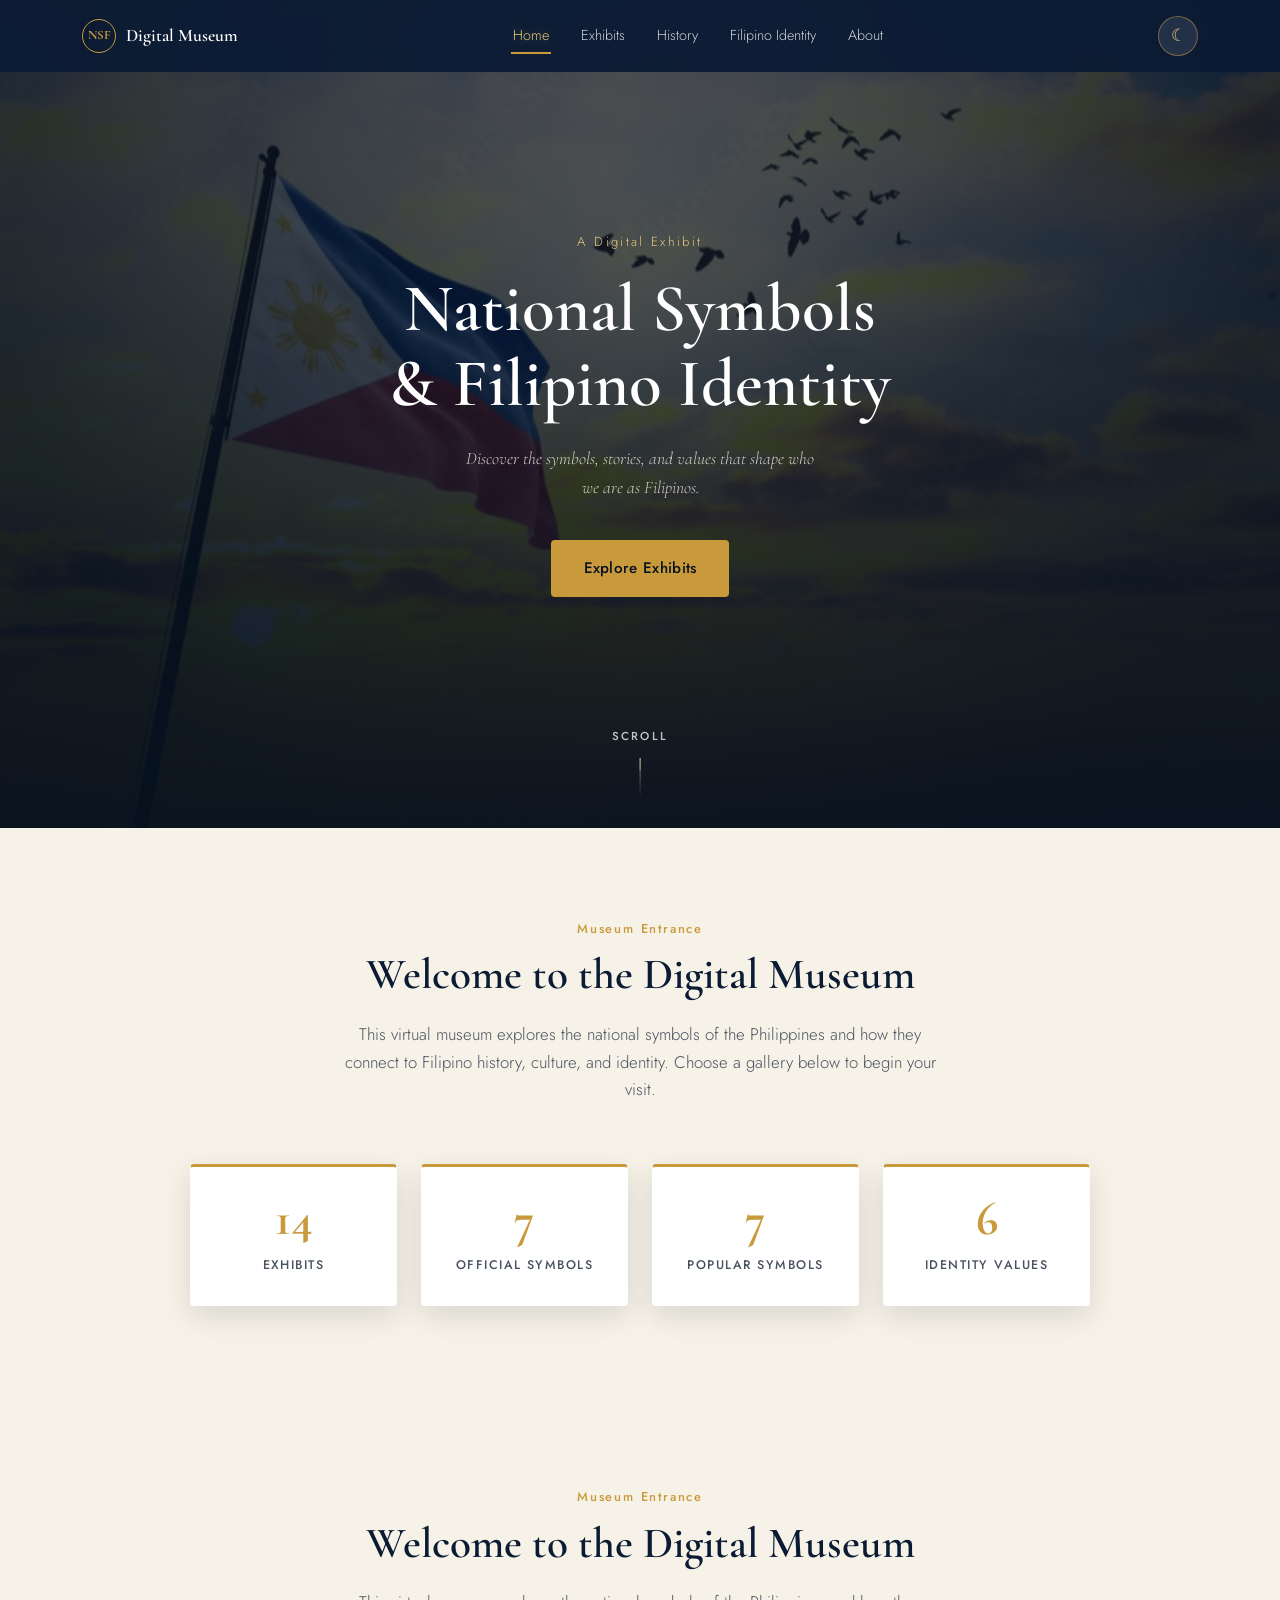
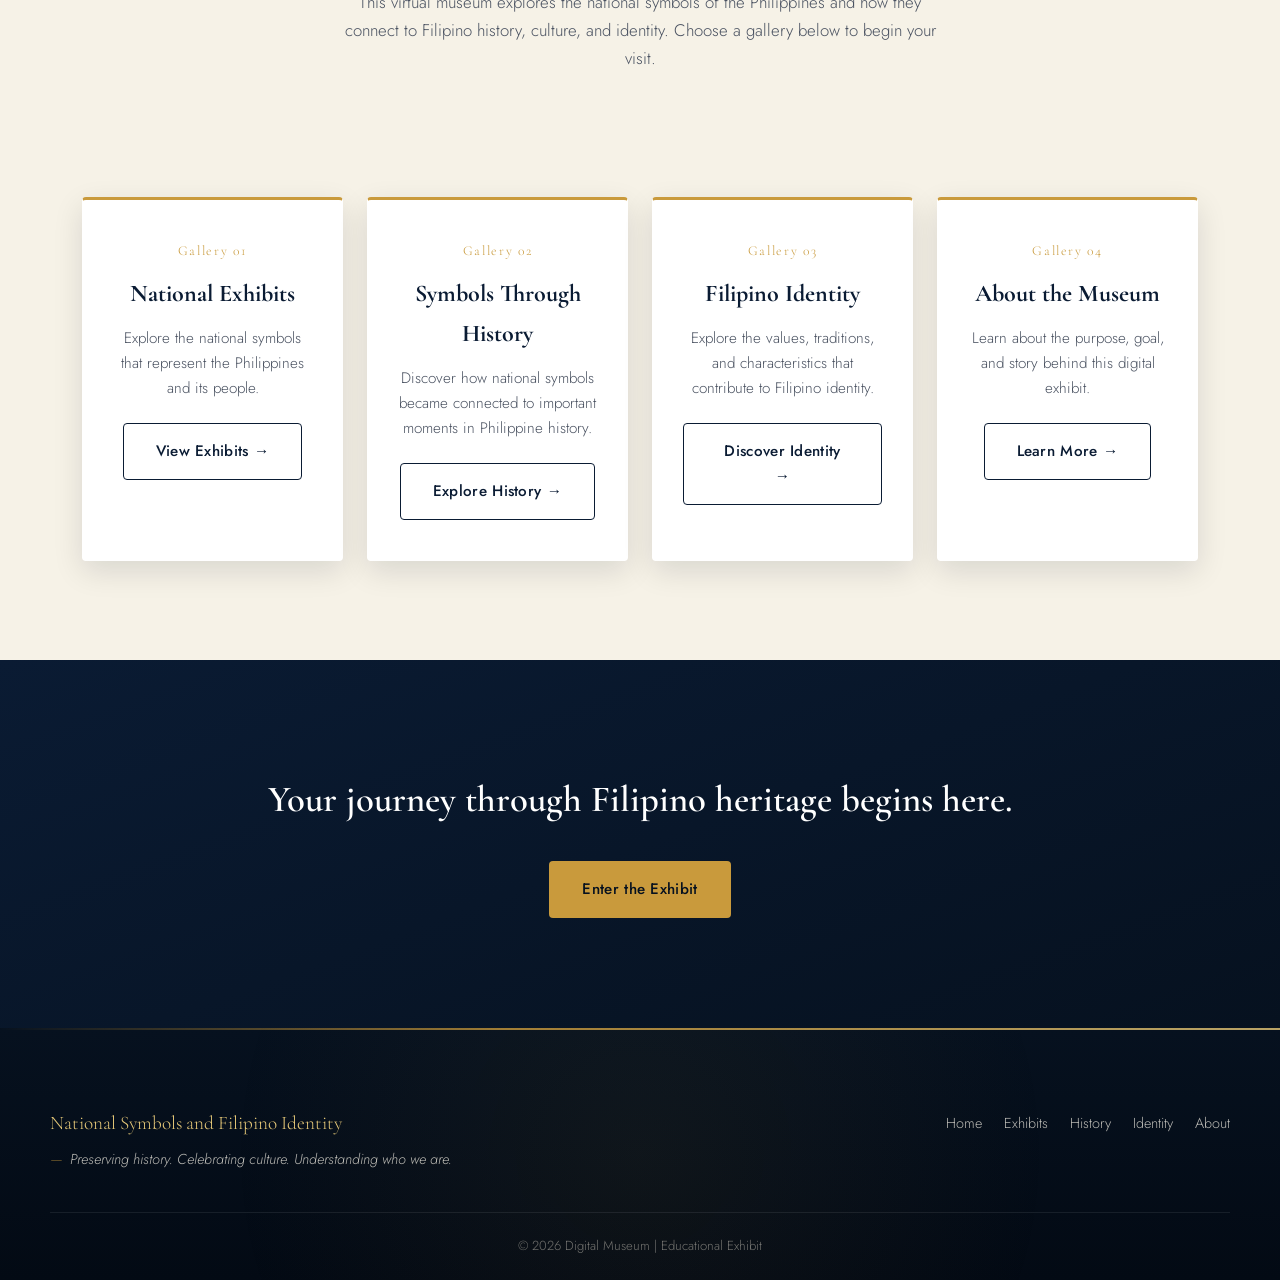
<file: index.html>
<!DOCTYPE html>
<html lang="en">
<head>
<meta charset="UTF-8">
<meta name="viewport" content="width=device-width, initial-scale=1.0">
<title>National Symbols and Filipino Identity | Digital Museum</title>
<meta name="description" content="An interactive digital exhibit exploring the national symbols of the Philippines and their connection to Filipino identity.">
<link rel="preconnect" href="https://fonts.googleapis.com">
<link rel="preconnect" href="https://fonts.gstatic.com" crossorigin>
<link href="https://fonts.googleapis.com/css2?family=Cormorant+Garamond:ital,wght@0,500;0,600;0,700;1,500&family=Jost:wght@300;400;500;600&display=swap" rel="stylesheet">
<link rel="stylesheet" href="style.css">
</head>
<body>

<!-- Scroll Progress Bar -->
<div class="scroll-progress" id="scrollProgress"></div>

<!-- Back to Top Button -->
<button class="back-to-top" id="backToTop" aria-label="Back to top">
  <span>↑</span>
</button>

<header class="navbar" id="navbar">
  <div class="nav-inner">
    <a href="index.html" class="nav-brand">
      <span class="brand-mark">NSF</span>
      <span class="brand-text">Digital&nbsp;Museum</span>
    </a>
    <nav class="nav-links" id="navLinks">
      <a href="index.html" class="active" aria-current="page">Home</a>
      <a href="exhibits.html">Exhibits</a>
      <a href="history.html">History</a>
      <a href="identity.html">Filipino Identity</a>
      <a href="about.html">About</a>
    </nav>
    <div class="nav-right">
      <button class="theme-toggle" id="themeToggle" aria-label="Toggle dark mode" title="Toggle dark mode">
        <span class="icon-moon">☾</span>
        <span class="icon-sun">☀</span>
      </button>
      <button class="nav-toggle" id="navToggle" aria-label="Toggle navigation" aria-expanded="false">
        <span></span><span></span><span></span>
      </button>
    </div>
  </div>
</header>

<main>

   <!-- ===== HERO ===== -->
  <section class="hero" id="hero">
    <div class="hero-bg" id="heroBg" aria-hidden="true">
      <div class="hero-slide active" style="background-image: url('assets/bg1.jpg');"></div>
      <div class="hero-slide" style="background-image: url('assets/bg2.jpg');"></div>
      <div class="hero-slide" style="background-image: url('assets/bg3.jpg');"></div>
      <div class="hero-overlay"></div>
    </div>
    <div class="hero-content">
      <p class="hero-eyebrow hero-anim">A Digital Exhibit</p>
      <h1 class="hero-title hero-anim">National Symbols<br>&amp; Filipino Identity</h1>
      <p class="hero-subtitle hero-anim">Discover the symbols, stories, and values that shape who we are as Filipinos.</p>
      <div class="hero-actions hero-anim">
        <a href="exhibits.html" class="btn btn-primary">Explore Exhibits</a>
      </div>
    </div>

    <!-- Scroll Down Indicator -->
    <a href="#intro" class="scroll-cue" aria-label="Scroll down">
      <span class="scroll-cue-text">Scroll</span>
      <span class="scroll-cue-line"></span>
    </a>
  </section>

  <!-- ===== SHORT INTRODUCTION + STATS ===== -->
  <section class="intro-short" id="intro">
    <div class="container">
      <p class="section-eyebrow center">Museum Entrance</p>
      <h2 class="section-title center">Welcome to the Digital Museum</h2>
      <p class="section-body center">This virtual museum explores the national symbols of the Philippines and how they connect to Filipino history, culture, and identity. Choose a gallery below to begin your visit.</p>

      <!-- Stats Counter -->
      <div class="stats-grid">
        <div class="stat-card reveal">
          <span class="stat-number" data-target="19">0</span>
          <span class="stat-label">Exhibits</span>
        </div>
        <div class="stat-card reveal">
          <span class="stat-number" data-target="10">0</span>
          <span class="stat-label">Official Symbols</span>
        </div>
        <div class="stat-card reveal">
          <span class="stat-number" data-target="9">0</span>
          <span class="stat-label">Popular Symbols</span>
        </div>
        <div class="stat-card reveal">
          <span class="stat-number" data-target="8">0</span>
          <span class="stat-label">Identity Values</span>
        </div>
      </div>
    </div>
  </section>

  <!-- ===== SHORT INTRODUCTION ===== -->
  <section class="intro-short">
    <div class="container">
      <p class="section-eyebrow center">Museum Entrance</p>
      <h2 class="section-title center">Welcome to the Digital Museum</h2>
      <p class="section-body center">This virtual museum explores the national symbols of the Philippines and how they connect to Filipino history, culture, and identity. Choose a gallery below to begin your visit.</p>
    </div>
  </section>

  <!-- ===== MUSEUM GALLERIES ===== -->
  <section class="museum-galleries">
    <div class="container">
      <div class="gallery-cards">

        <article class="gallery-card reveal">
          <span class="gallery-number">Gallery 01</span>
          <h3>National Exhibits</h3>
          <p>Explore the national symbols that represent the Philippines and its people.</p>
          <a href="exhibits.html" class="btn btn-outline">View Exhibits &rarr;</a>
        </article>

        <article class="gallery-card reveal">
          <span class="gallery-number">Gallery 02</span>
          <h3>Symbols Through History</h3>
          <p>Discover how national symbols became connected to important moments in Philippine history.</p>
          <a href="history.html" class="btn btn-outline">Explore History &rarr;</a>
        </article>

        <article class="gallery-card reveal">
          <span class="gallery-number">Gallery 03</span>
          <h3>Filipino Identity</h3>
          <p>Explore the values, traditions, and characteristics that contribute to Filipino identity.</p>
          <a href="identity.html" class="btn btn-outline">Discover Identity &rarr;</a>
        </article>

        <article class="gallery-card reveal">
          <span class="gallery-number">Gallery 04</span>
          <h3>About the Museum</h3>
          <p>Learn about the purpose, goal, and story behind this digital exhibit.</p>
          <a href="about.html" class="btn btn-outline">Learn More &rarr;</a>
        </article>

      </div>
    </div>
  </section>

  <!-- ===== FINAL CALL TO ACTION ===== -->
  <section class="final-cta">
    <div class="container">
      <h2>Your journey through Filipino heritage begins here.</h2>
      <a href="exhibits.html" class="btn btn-primary">Enter the Exhibit</a>
    </div>
  </section>

</main>

<footer class="site-footer">
  <div class="container footer-grid">
    <div>
      <p class="footer-title">National Symbols and Filipino Identity</p>
      <p class="footer-tagline">Preserving history. Celebrating culture. Understanding who we are.</p>
    </div>
    <nav class="footer-links">
      <a href="index.html">Home</a>
      <a href="exhibits.html">Exhibits</a>
      <a href="history.html">History</a>
      <a href="identity.html">Identity</a>
      <a href="about.html">About</a>
    </nav>
  </div>
  <p class="footer-copy">&copy; 2026 Digital Museum | Educational Exhibit</p>
</footer>

<script src="script.js"></script>
</body>
</html>
</file>
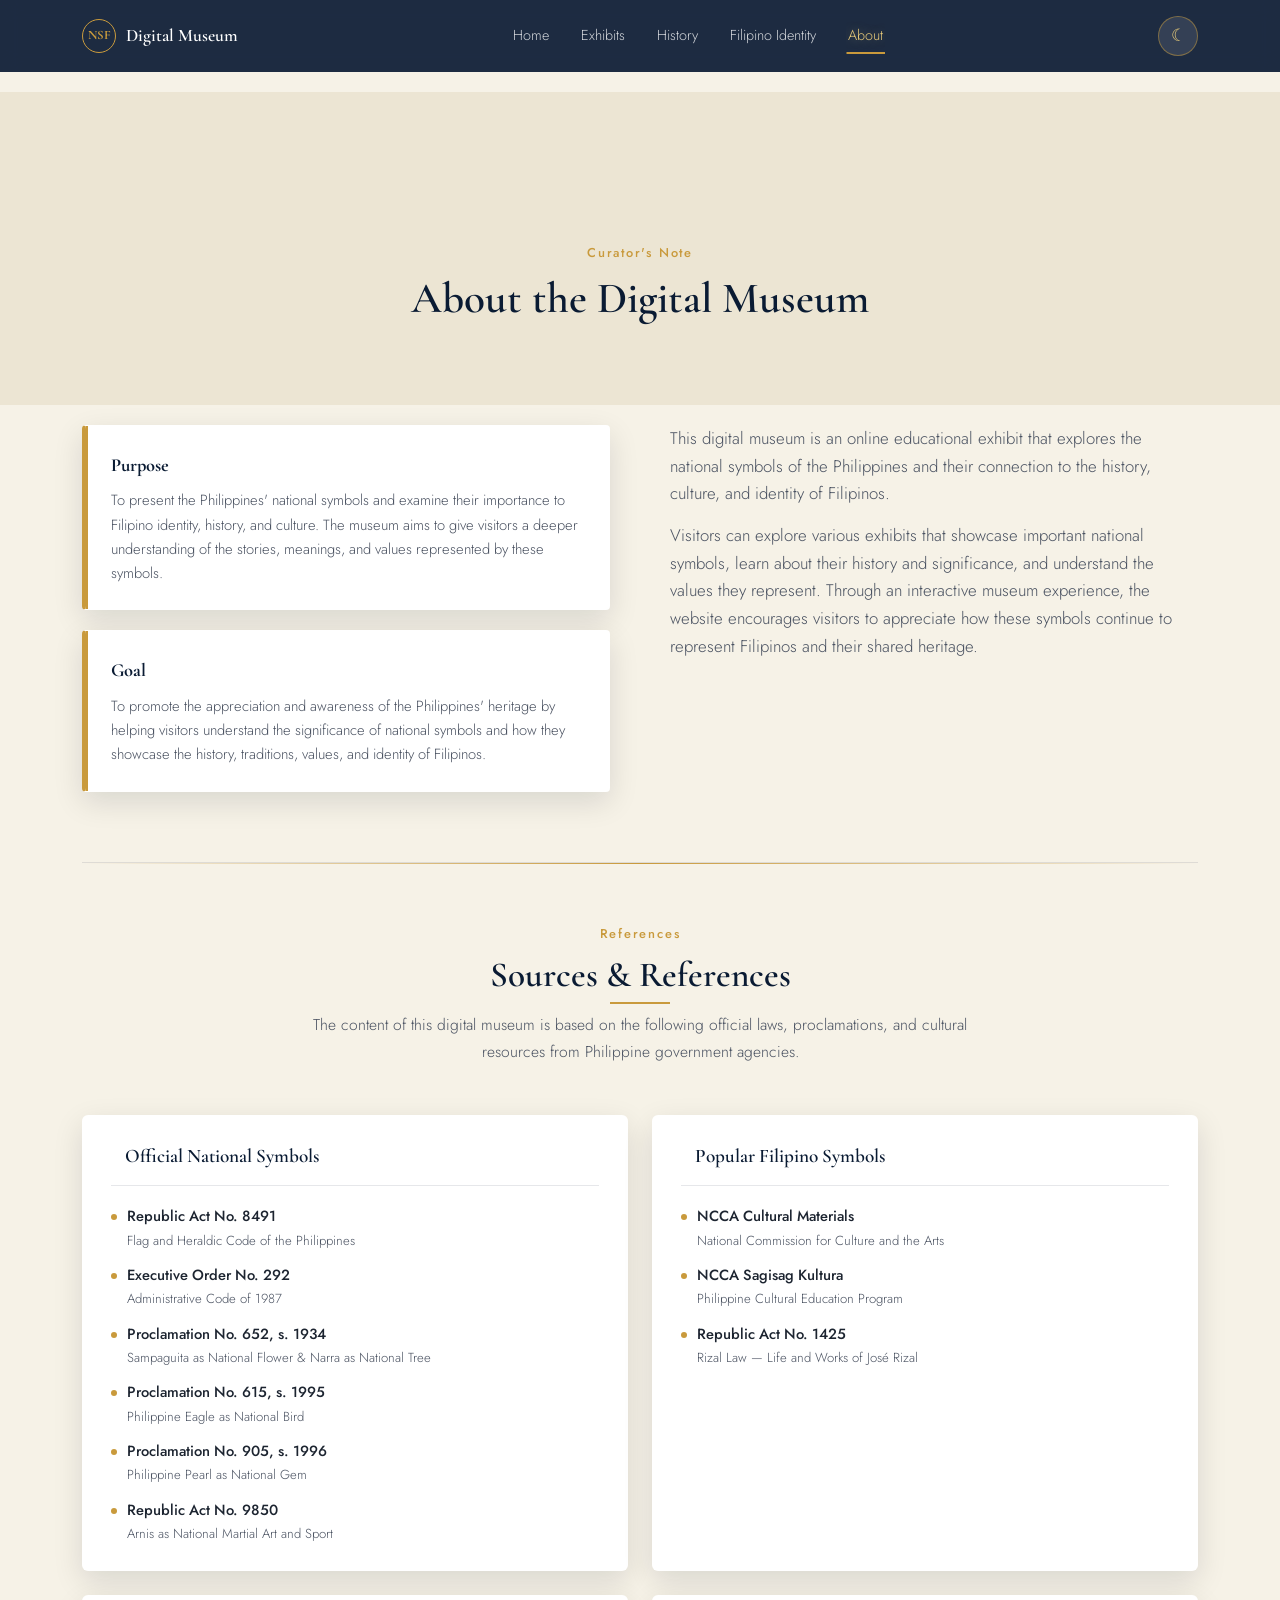
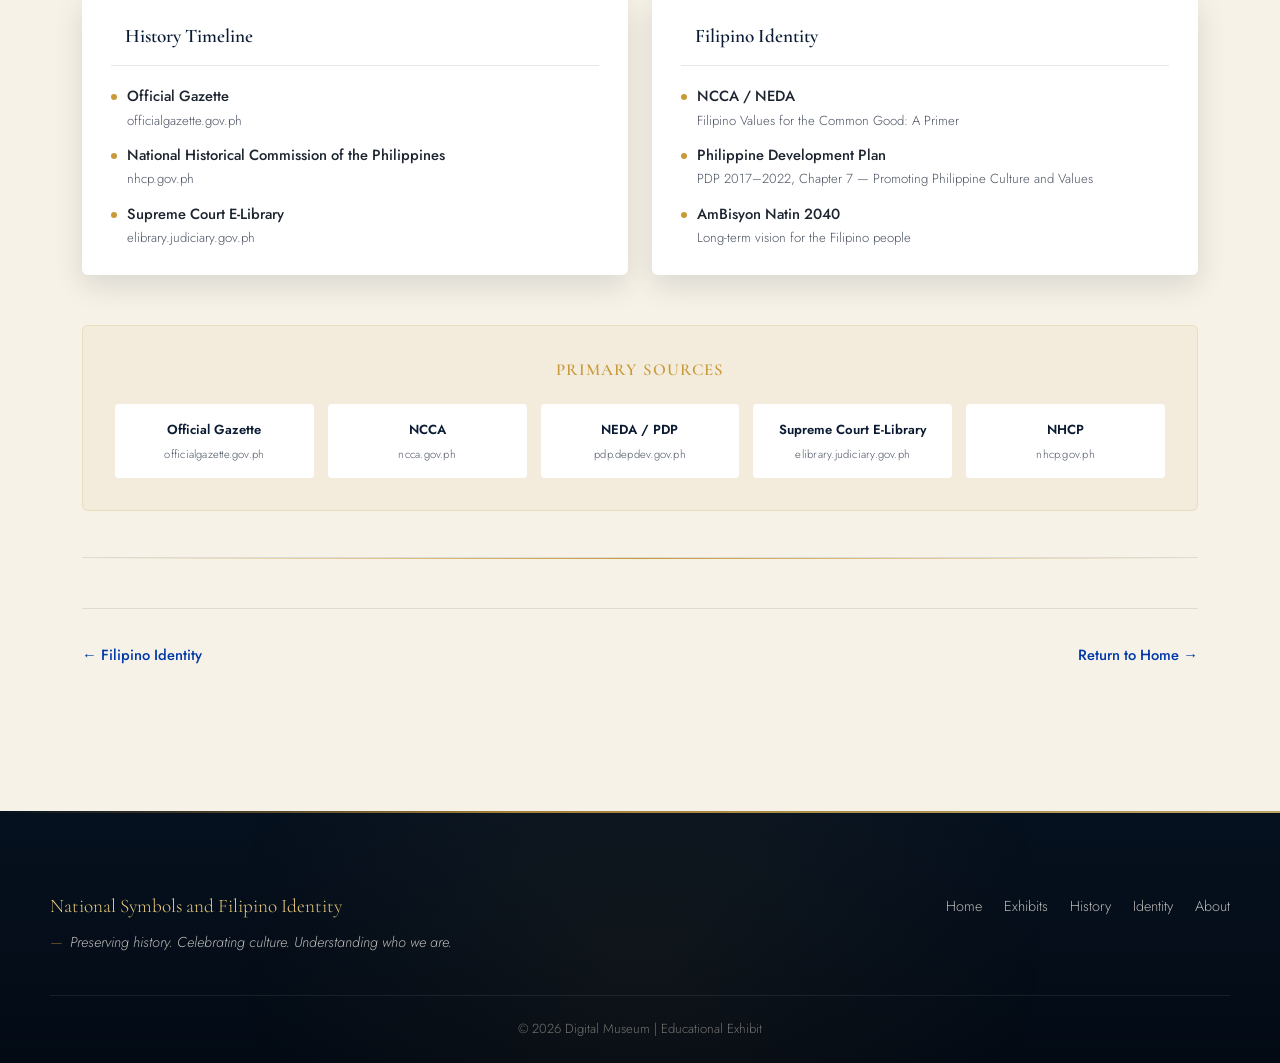
<file: about.html>
<!DOCTYPE html>
<html lang="en">
<head>
<meta charset="UTF-8">
<meta name="viewport" content="width=device-width, initial-scale=1.0">
<title>About the Digital Museum</title>
<meta name="description" content="About this educational digital exhibit on Philippine national symbols and Filipino identity.">
<link rel="preconnect" href="https://fonts.googleapis.com">
<link rel="preconnect" href="https://fonts.gstatic.com" crossorigin>
<link href="https://fonts.googleapis.com/css2?family=Cormorant+Garamond:ital,wght@0,500;0,600;0,700;1,500&family=Jost:wght@300;400;500;600&display=swap" rel="stylesheet">
<link rel="stylesheet" href="style.css">
</head>
<body>

<!-- Scroll Progress Bar -->
<div class="scroll-progress" id="scrollProgress"></div>

<!-- Back to Top Button -->
<button class="back-to-top" id="backToTop" aria-label="Back to top">
  <span>↑</span>
</button>

<header class="navbar" id="navbar">

  <div class="nav-inner">
    <a href="index.html" class="nav-brand">
      <span class="brand-mark">NSF</span>
      <span class="brand-text">Digital&nbsp;Museum</span>
    </a>
    <nav class="nav-links" id="navLinks">
      <a href="index.html">Home</a>
      <a href="exhibits.html">Exhibits</a>
      <a href="history.html">History</a>
      <a href="identity.html">Filipino Identity</a>
      <a href="about.html" class="active" aria-current="page">About</a>
    </nav>
    <div class="nav-right">
      <button class="theme-toggle" id="themeToggle" aria-label="Toggle dark mode" title="Toggle dark mode">
        <span class="icon-moon">☾</span>
        <span class="icon-sun">☀</span>
      </button>
      <button class="nav-toggle" id="navToggle" aria-label="Toggle navigation" aria-expanded="false">
        <span></span><span></span><span></span>
      </button>
    </div>
  </div>
</header>

<main class="page-main">

  <div class="page-title-block">
    <div class="container">
      <p class="section-eyebrow center">Curator's Note</p>
      <h1 class="section-title center">About the Digital Museum</h1>
    </div>
  </div>

  <section class="about">
    <div class="container">
      <div class="about-grid">
        <div class="about-cards">
          <div class="about-card reveal">
            <h4>Purpose</h4>
            <p>To present the Philippines' national symbols and examine their importance to Filipino identity, history, and culture. The museum aims to give visitors a deeper understanding of the stories, meanings, and values represented by these symbols.</p>
          </div>
          <div class="about-card reveal">
            <h4>Goal</h4>
            <p>To promote the appreciation and awareness of the Philippines' heritage by helping visitors understand the significance of national symbols and how they showcase the history, traditions, values, and identity of Filipinos.</p>
          </div>
        </div>
        <div class="reveal">
          <p class="section-body">This digital museum is an online educational exhibit that explores the national symbols of the Philippines and their connection to the history, culture, and identity of Filipinos.</p>
          <p class="section-body">Visitors can explore various exhibits that showcase important national symbols, learn about their history and significance, and understand the values they represent. Through an interactive museum experience, the website encourages visitors to appreciate how these symbols continue to represent Filipinos and their shared heritage.</p>
        </div>
      </div>

      <!-- ===== SOURCES & REFERENCES ===== -->
      <div class="sources-section reveal">
        <div class="sources-header">
          <p class="section-eyebrow">References</p>
          <h2 class="sources-title">Sources &amp; References</h2>
          <p class="sources-intro">The content of this digital museum is based on the following official laws, proclamations, and cultural resources from Philippine government agencies.</p>
        </div>

        <div class="sources-grid">

          <!-- Official National Symbols -->
          <div class="sources-card">
            <div class="sources-card-header">
              <span class="sources-card-icon"></span>
              <h3>Official National Symbols</h3>
            </div>
            <ul class="sources-list">
              <li>
                <span class="source-name">Republic Act No. 8491</span>
                <span class="source-desc">Flag and Heraldic Code of the Philippines</span>
              </li>
              <li>
                <span class="source-name">Executive Order No. 292</span>
                <span class="source-desc">Administrative Code of 1987</span>
              </li>
              <li>
                <span class="source-name">Proclamation No. 652, s. 1934</span>
                <span class="source-desc">Sampaguita as National Flower &amp; Narra as National Tree</span>
              </li>
              <li>
                <span class="source-name">Proclamation No. 615, s. 1995</span>
                <span class="source-desc">Philippine Eagle as National Bird</span>
              </li>
              <li>
                <span class="source-name">Proclamation No. 905, s. 1996</span>
                <span class="source-desc">Philippine Pearl as National Gem</span>
              </li>
              <li>
                <span class="source-name">Republic Act No. 9850</span>
                <span class="source-desc">Arnis as National Martial Art and Sport</span>
              </li>
            </ul>
          </div>

          <!-- Popular Filipino Symbols -->
          <div class="sources-card">
            <div class="sources-card-header">
              <span class="sources-card-icon"></span>
              <h3>Popular Filipino Symbols</h3>
            </div>
            <ul class="sources-list">
              <li>
                <span class="source-name">NCCA Cultural Materials</span>
                <span class="source-desc">National Commission for Culture and the Arts</span>
              </li>
              <li>
                <span class="source-name">NCCA Sagisag Kultura</span>
                <span class="source-desc">Philippine Cultural Education Program</span>
              </li>
              <li>
                <span class="source-name">Republic Act No. 1425</span>
                <span class="source-desc">Rizal Law — Life and Works of José Rizal</span>
              </li>
            </ul>
          </div>

          <!-- History Timeline -->
          <div class="sources-card">
            <div class="sources-card-header">
              <span class="sources-card-icon"></span>
              <h3>History Timeline</h3>
            </div>
            <ul class="sources-list">
              <li>
                <span class="source-name">Official Gazette</span>
                <span class="source-desc">officialgazette.gov.ph</span>
              </li>
              <li>
                <span class="source-name">National Historical Commission of the Philippines</span>
                <span class="source-desc">nhcp.gov.ph</span>
              </li>
              <li>
                <span class="source-name">Supreme Court E-Library</span>
                <span class="source-desc">elibrary.judiciary.gov.ph</span>
              </li>
            </ul>
          </div>

          <!-- Filipino Identity -->
          <div class="sources-card">
            <div class="sources-card-header">
              <span class="sources-card-icon"></span>
              <h3>Filipino Identity</h3>
            </div>
            <ul class="sources-list">
              <li>
                <span class="source-name">NCCA / NEDA</span>
                <span class="source-desc">Filipino Values for the Common Good: A Primer</span>
              </li>
              <li>
                <span class="source-name">Philippine Development Plan</span>
                <span class="source-desc">PDP 2017–2022, Chapter 7 — Promoting Philippine Culture and Values</span>
              </li>
              <li>
                <span class="source-name">AmBisyon Natin 2040</span>
                <span class="source-desc">Long-term vision for the Filipino people</span>
              </li>
            </ul>
          </div>

        </div>

        <!-- Primary Sources Links -->
        <div class="sources-links">
          <p class="sources-links-title">Primary Sources</p>
          <div class="sources-links-grid">
            <a href="https://www.officialgazette.gov.ph" target="_blank" rel="noopener" class="source-link">
              <span class="source-link-name">Official Gazette</span>
              <span class="source-link-url">officialgazette.gov.ph</span>
            </a>
            <a href="https://ncca.gov.ph" target="_blank" rel="noopener" class="source-link">
              <span class="source-link-name">NCCA</span>
              <span class="source-link-url">ncca.gov.ph</span>
            </a>
            <a href="https://pdp.depdev.gov.ph" target="_blank" rel="noopener" class="source-link">
              <span class="source-link-name">NEDA / PDP</span>
              <span class="source-link-url">pdp.depdev.gov.ph</span>
            </a>
            <a href="https://elibrary.judiciary.gov.ph" target="_blank" rel="noopener" class="source-link">
              <span class="source-link-name">Supreme Court E-Library</span>
              <span class="source-link-url">elibrary.judiciary.gov.ph</span>
            </a>
            <a href="https://nhcp.gov.ph" target="_blank" rel="noopener" class="source-link">
              <span class="source-link-name">NHCP</span>
              <span class="source-link-url">nhcp.gov.ph</span>
            </a>
          </div>
        </div>

      </div>

      <div class="about-project">
        <nav class="journey-nav" aria-label="Museum journey navigation">
          <a href="identity.html" class="journey-link prev">&larr; Filipino Identity</a>
          <a href="index.html" class="journey-link next">Return to Home &rarr;</a>
        </nav>
      </div>
    </div>
  </section>

</main>

<footer class="site-footer">
  <div class="container footer-grid">
    <div>
      <p class="footer-title">National Symbols and Filipino Identity</p>
      <p class="footer-tagline">Preserving history. Celebrating culture. Understanding who we are.</p>
    </div>
    <nav class="footer-links">
      <a href="index.html">Home</a>
      <a href="exhibits.html">Exhibits</a>
      <a href="history.html">History</a>
      <a href="identity.html">Identity</a>
      <a href="about.html">About</a>
    </nav>
  </div>
  <p class="footer-copy">&copy; 2026 Digital Museum | Educational Exhibit</p>
</footer>

<script src="script.js"></script>
</body>
</html>
</file>
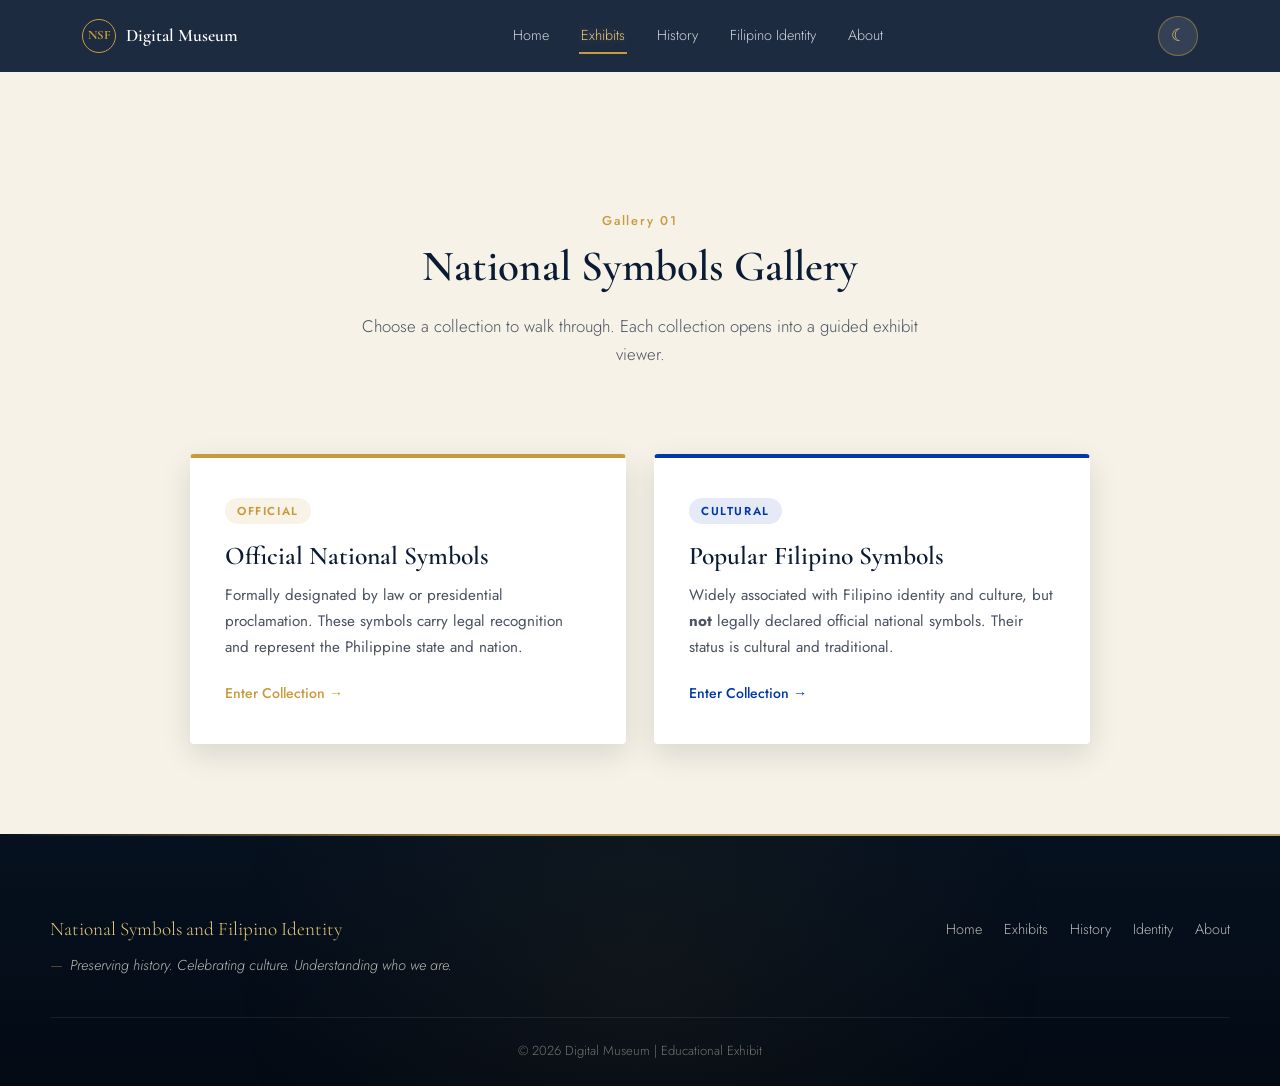
<file: exhibits.html>
<!DOCTYPE html>
<html lang="en">
<head>
<meta charset="UTF-8">
<meta name="viewport" content="width=device-width, initial-scale=1.0">
<title>National Symbols Gallery | Digital Museum</title>
<meta name="description" content="Explore the official national symbols and popular Filipino symbols of the Philippines.">
<link rel="preconnect" href="https://fonts.googleapis.com">
<link rel="preconnect" href="https://fonts.gstatic.com" crossorigin>
<link href="https://fonts.googleapis.com/css2?family=Cormorant+Garamond:ital,wght@0,500;0,600;0,700;1,500&family=Jost:wght@300;400;500;600&display=swap" rel="stylesheet">
<link rel="stylesheet" href="style.css">
</head>
<body>

<!-- Scroll Progress Bar -->
<div class="scroll-progress" id="scrollProgress"></div>

<!-- Back to Top Button -->
<button class="back-to-top" id="backToTop" aria-label="Back to top">
  <span>↑</span>
</button>

<header class="navbar" id="navbar">

  <div class="nav-inner">
    <a href="index.html" class="nav-brand">
      <span class="brand-mark">NSF</span>
      <span class="brand-text">Digital&nbsp;Museum</span>
    </a>
    <nav class="nav-links" id="navLinks">
      <a href="index.html">Home</a>
      <a href="exhibits.html" class="active" aria-current="page">Exhibits</a>
      <a href="history.html">History</a>
      <a href="identity.html">Filipino Identity</a>
      <a href="about.html">About</a>
    </nav>
    <div class="nav-right">
      <button class="theme-toggle" id="themeToggle" aria-label="Toggle dark mode" title="Toggle dark mode">
        <span class="icon-moon">☾</span>
        <span class="icon-sun">☀</span>
      </button>
      <button class="nav-toggle" id="navToggle" aria-label="Toggle navigation" aria-expanded="false">
        <span></span><span></span><span></span>
      </button>
    </div>
  </div>
</header>

<main class="page-main">

  <!-- ===== CATEGORY SELECTION ===== -->
  <section class="category-select" id="categorySelect">
    <div class="page-title-block compact">
      <div class="container">
        <p class="section-eyebrow center">Gallery 01</p>
        <h1 class="section-title center">National Symbols Gallery</h1>
        <p class="section-body center gallery-lead">Choose a collection to walk through. Each collection opens into a guided exhibit viewer.</p>
      </div>
    </div>

    <div class="container">
      <div class="category-grid">
        <button class="category-card official" data-category="official">
          <span class="category-badge">Official</span>
          <h3>Official National Symbols</h3>
          <p>Formally designated by law or presidential proclamation. These symbols carry legal recognition and represent the Philippine state and nation.</p>
          <span class="category-cta">Enter Collection &rarr;</span>
        </button>

        <button class="category-card popular" data-category="popular">
          <span class="category-badge popular-badge">Cultural</span>
          <h3>Popular Filipino Symbols</h3>
          <p>Widely associated with Filipino identity and culture, but <strong>not</strong> legally declared official national symbols. Their status is cultural and traditional.</p>
          <span class="category-cta">Enter Collection &rarr;</span>
        </button>
      </div>
    </div>
  </section>

  <!-- ===== IMMERSIVE VIEWER ===== -->
  <section class="gallery" id="gallery" hidden>

    <div class="viewer-stage" id="viewerStage">
      <div class="viewer-backdrop" id="viewerBackdrop" aria-hidden="true"></div>

      <button class="viewer-arrow prev" id="viewerPrev" aria-label="Previous exhibit">&lsaquo;</button>
      <button class="viewer-arrow next" id="viewerNext" aria-label="Next exhibit">&rsaquo;</button>

      <div class="viewer-caption">
        <p class="viewer-collection-label" id="viewerCollectionLabel">Collection</p>
        <p class="viewer-progress" id="viewerProgress">01 / 10</p>
        <h2 id="viewerTitle">The Philippine Flag</h2>
        <p id="viewerDesc">Blue for peace, red for courage, white for equality &mdash; and a sun of eight rays that never sets on liberty.</p>
        <div class="viewer-actions">
          <button class="btn btn-primary viewer-open" id="viewerOpenBtn">Step Into the Exhibit</button>
          <button class="btn btn-outline on-dark viewer-back" id="viewerBackBtn">&larr; Change Collection</button>
        </div>
      </div>

      <div class="viewer-scroll-cue" aria-hidden="true"><span>&#8964;</span></div>
    </div>

    <div class="container">
      <nav class="journey-nav" aria-label="Museum journey navigation">
        <a href="index.html" class="journey-link prev">&larr; Home</a>
        <a href="history.html" class="journey-link next">Continue to History &rarr;</a>
      </nav>
    </div>
  </section>

</main>

<!-- ===== EXHIBIT MODAL ===== -->
<div class="modal-overlay" id="modalOverlay">
  <div class="modal-panel" role="dialog" aria-modal="true" aria-labelledby="modalTitle">
    <button class="modal-close" id="modalClose" aria-label="Close Exhibit">&times;</button>
    <div class="modal-media" id="modalMedia"></div>
    <div class="modal-content">
      <p class="modal-category" id="modalCategory">Category</p>
      <h3 id="modalTitle">Exhibit Title</h3>
      <div class="modal-status" id="modalStatus"></div>
      <div class="modal-block">
        <h4>Historical Background</h4>
        <p id="modalHistory"></p>
      </div>
      <div class="modal-block">
        <h4>Meaning &amp; Cultural Significance</h4>
        <p id="modalMeaning"></p>
      </div>
      <div class="modal-block">
        <h4>Connection to Filipino Identity</h4>
        <p id="modalIdentity"></p>
      </div>
      <button class="btn btn-outline modal-close-btn">Close Exhibit</button>
    </div>
  </div>
</div>

<footer class="site-footer">
  <div class="container footer-grid">
    <div>
      <p class="footer-title">National Symbols and Filipino Identity</p>
      <p class="footer-tagline">Preserving history. Celebrating culture. Understanding who we are.</p>
    </div>
    <nav class="footer-links">
      <a href="index.html">Home</a>
      <a href="exhibits.html">Exhibits</a>
      <a href="history.html">History</a>
      <a href="identity.html">Identity</a>
      <a href="about.html">About</a>
    </nav>
  </div>
  <p class="footer-copy">&copy; 2026 Digital Museum | Educational Exhibit</p>
</footer>

<script src="script.js"></script>
</body>
</html>
</file>
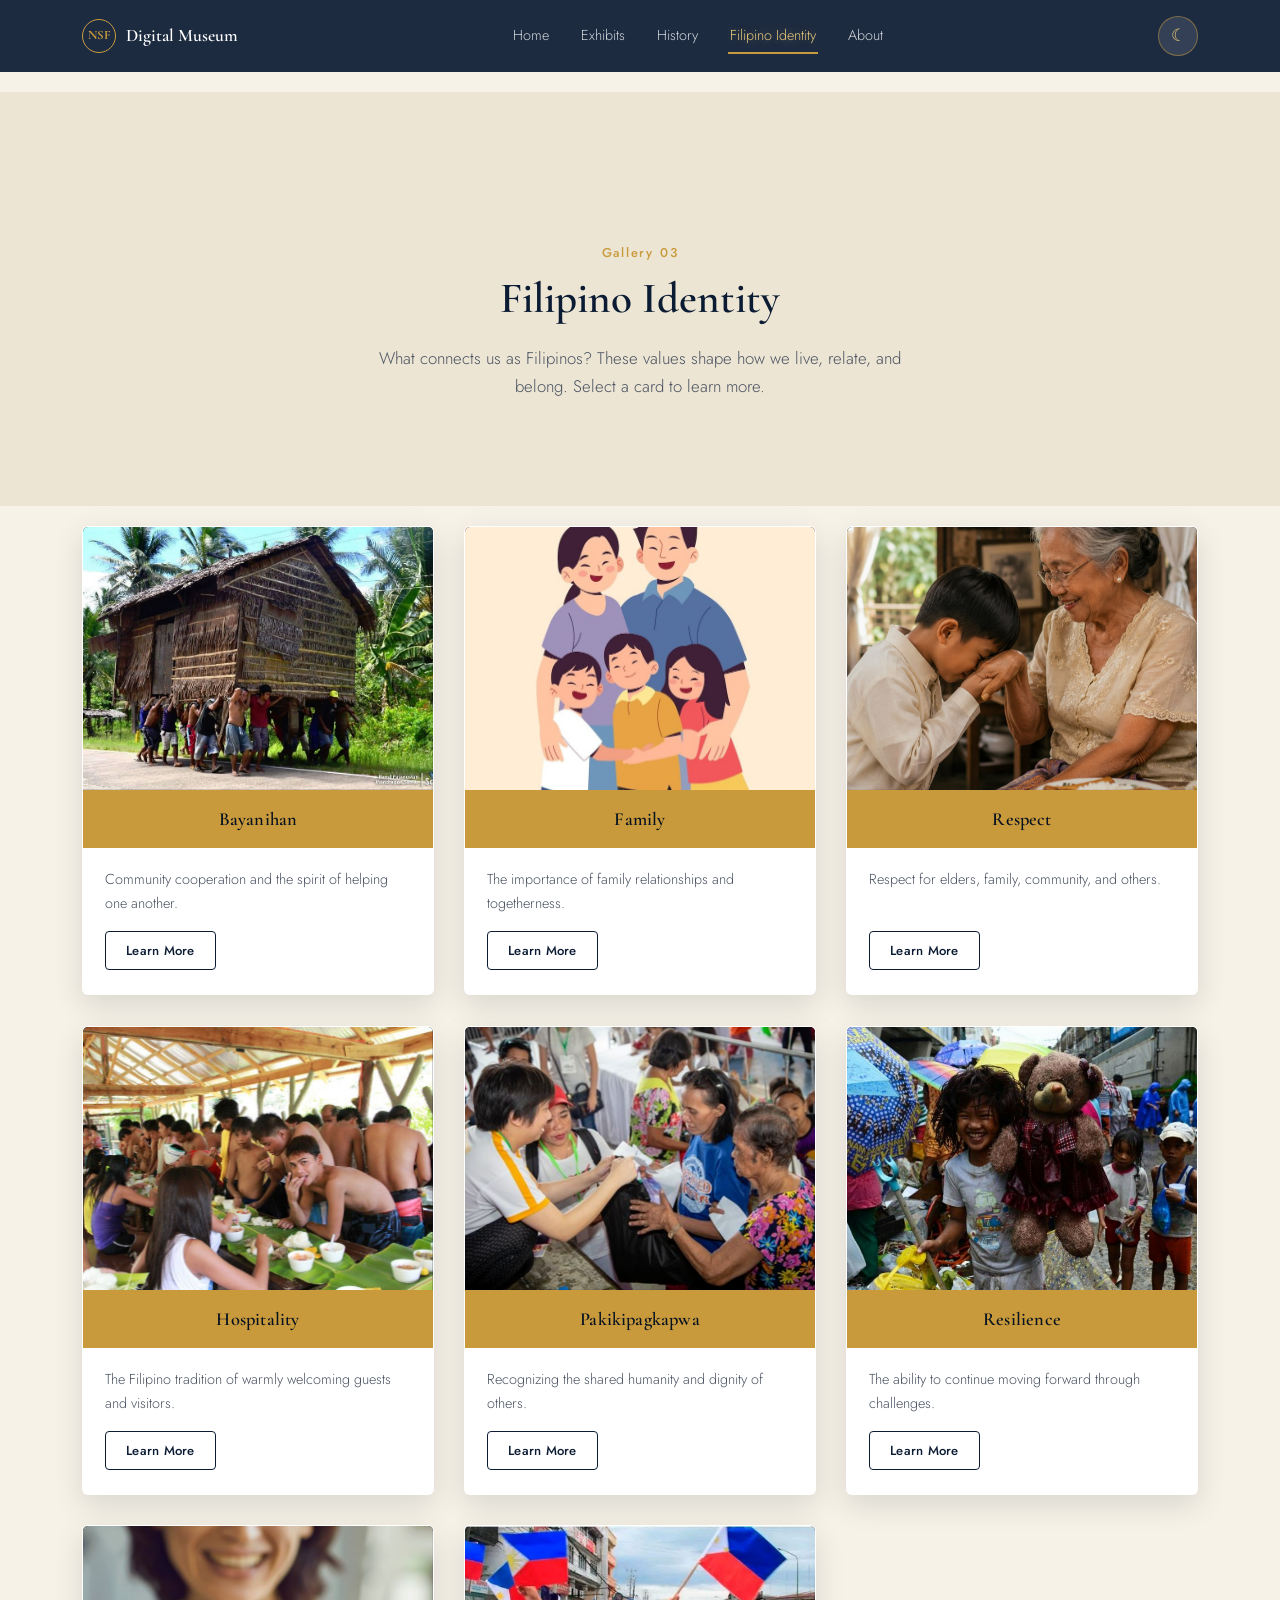
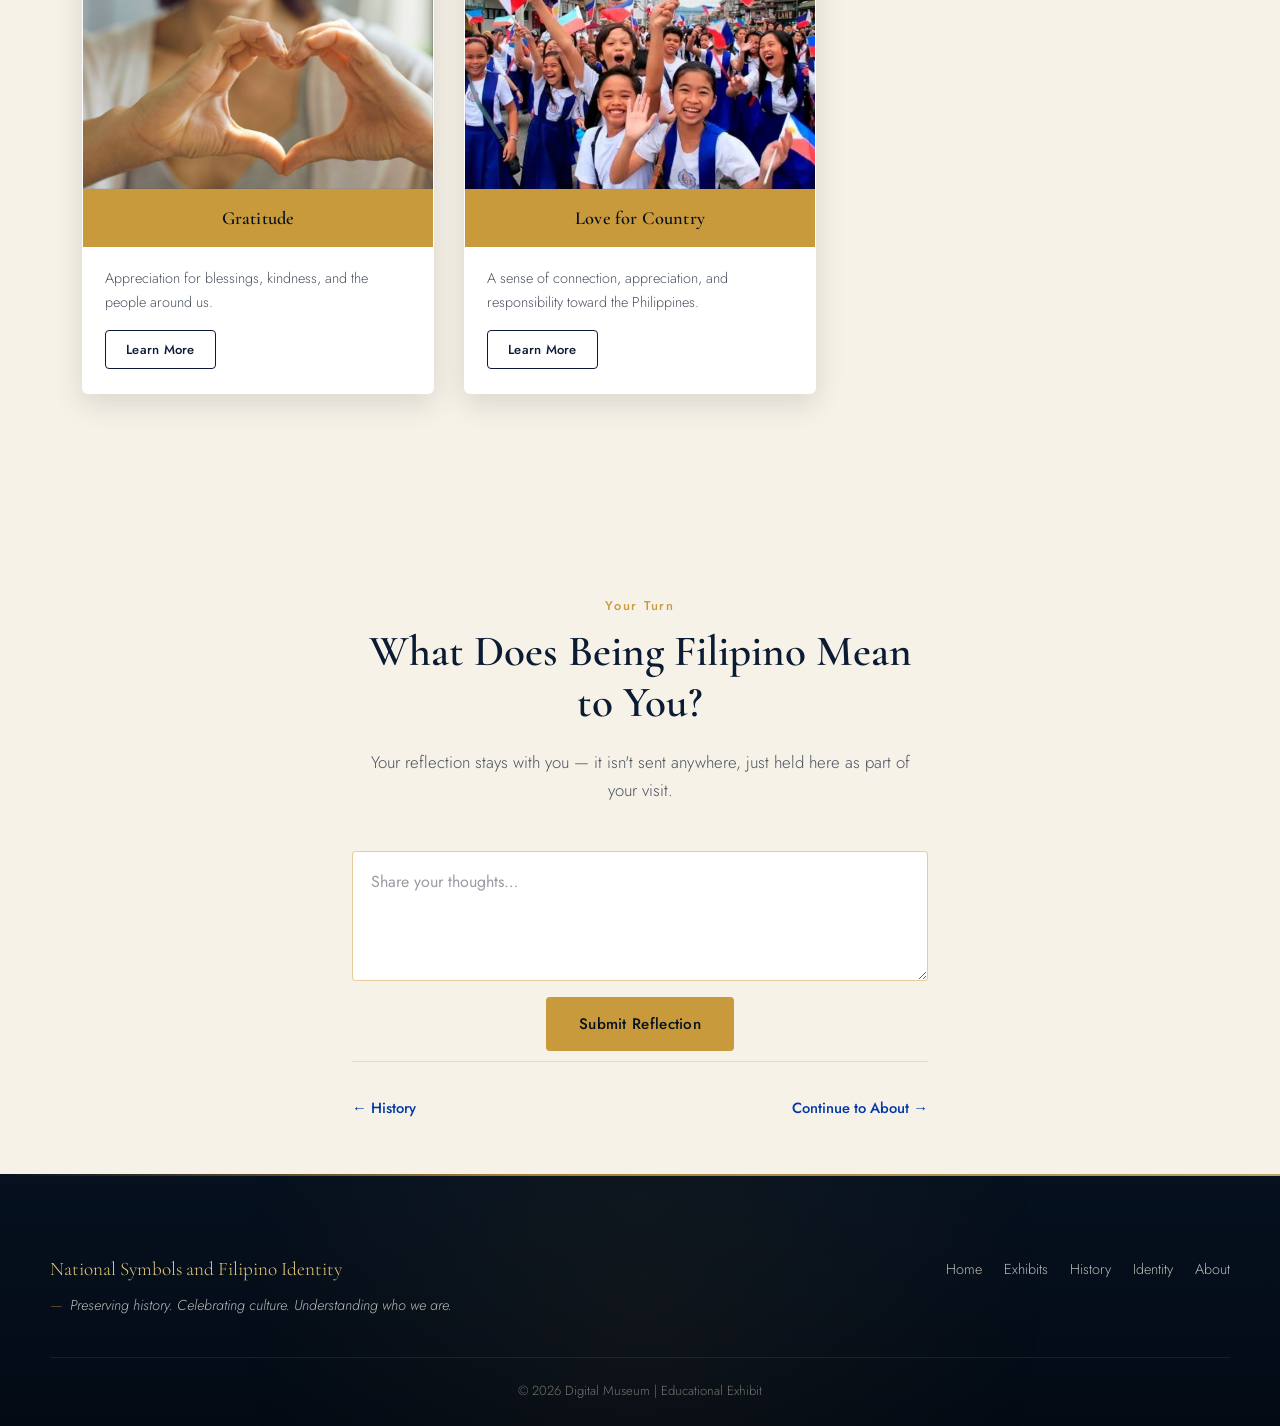
<file: Identity.html>
<!DOCTYPE html>
<html lang="en">
<head>
<meta charset="UTF-8">
<meta name="viewport" content="width=device-width, initial-scale=1.0">
<title>Filipino Identity | Digital Museum</title>
<meta name="description" content="What connects us as Filipinos — the values, traditions, and shared experiences that shape Filipino identity.">
<link rel="preconnect" href="https://fonts.googleapis.com">
<link rel="preconnect" href="https://fonts.gstatic.com" crossorigin>
<link href="https://fonts.googleapis.com/css2?family=Cormorant+Garamond:ital,wght@0,500;0,600;0,700;1,500&family=Jost:wght@300;400;500;600&display=swap" rel="stylesheet">
<link rel="stylesheet" href="style.css">
</head>
<body>

<header class="navbar" id="navbar">
  <div class="nav-inner">
    <a href="index.html" class="nav-brand">
      <span class="brand-mark">NSF</span>
      <span class="brand-text">Digital&nbsp;Museum</span>
    </a>
    <nav class="nav-links" id="navLinks">
      <a href="index.html">Home</a>
      <a href="exhibits.html">Exhibits</a>
      <a href="history.html">History</a>
      <a href="identity.html" class="active" aria-current="page">Filipino Identity</a>
      <a href="about.html">About</a>
    </nav>
    <div class="nav-right">
      <button class="theme-toggle" id="themeToggle" aria-label="Toggle dark mode" title="Toggle dark mode">
        <span class="icon-moon">☾</span>
        <span class="icon-sun">☀</span>
      </button>
      <button class="nav-toggle" id="navToggle" aria-label="Toggle navigation" aria-expanded="false">
        <span></span><span></span><span></span>
      </button>
    </div>
  </div>
</header>

<main class="page-main">

  <div class="page-title-block">
    <div class="container">
      <p class="section-eyebrow center">Gallery 03</p>
      <h1 class="section-title center">Filipino Identity</h1>
      <p class="section-body center gallery-lead">What connects us as Filipinos? These values shape how we live, relate, and belong. Select a card to learn more.</p>
    </div>
  </div>

  <!-- ===== IDENTITY GALLERY WALL ===== -->
  <section class="identity-gallery">
    <div class="container">
      <div class="identity-wall">

        <!-- 01 Bayanihan -->
        <article class="identity-frame reveal" data-identity="bayanihan" tabindex="0">
          <div class="identity-frame-media">
            <img src="assets/bayanihan.jpg" alt="Bayanihan" class="identity-photo" onerror="this.style.display='none'; this.nextElementSibling.style.display='flex';">
            <div class="identity-frame-fallback" aria-hidden="true" style="display:none;">🤝</div>
          </div>
          <div class="identity-frame-band">
            <h4>Bayanihan</h4>
          </div>
          <div class="identity-frame-body">
            <p>Community cooperation and the spirit of helping one another.</p>
            <button type="button" class="btn btn-outline identity-frame-btn">Learn More</button>
          </div>
        </article>

        <!-- 02 Family -->
        <article class="identity-frame reveal" data-identity="family" tabindex="0">
          <div class="identity-frame-media">
            <img src="assets/family.jpg" alt="Family" class="identity-photo" onerror="this.style.display='none'; this.nextElementSibling.style.display='flex';">
            <div class="identity-frame-fallback" aria-hidden="true" style="display:none;">🏠</div>
          </div>
          <div class="identity-frame-band">
            <h4>Family</h4>
          </div>
          <div class="identity-frame-body">
            <p>The importance of family relationships and togetherness.</p>
            <button type="button" class="btn btn-outline identity-frame-btn">Learn More</button>
          </div>
        </article>

        <!-- 03 Respect -->
        <article class="identity-frame reveal" data-identity="respect" tabindex="0">
          <div class="identity-frame-media">
            <img src="assets/respect.jpg" alt="Respect" class="identity-photo" onerror="this.style.display='none'; this.nextElementSibling.style.display='flex';">
            <div class="identity-frame-fallback" aria-hidden="true" style="display:none;">🙏</div>
          </div>
          <div class="identity-frame-band">
            <h4>Respect</h4>
          </div>
          <div class="identity-frame-body">
            <p>Respect for elders, family, community, and others.</p>
            <button type="button" class="btn btn-outline identity-frame-btn">Learn More</button>
          </div>
        </article>

        <!-- 04 Hospitality -->
        <article class="identity-frame reveal" data-identity="hospitality" tabindex="0">
          <div class="identity-frame-media">
            <img src="assets/hospitality.jpg" alt="Hospitality" class="identity-photo" onerror="this.style.display='none'; this.nextElementSibling.style.display='flex';">
            <div class="identity-frame-fallback" aria-hidden="true" style="display:none;">🍽️</div>
          </div>
          <div class="identity-frame-band">
            <h4>Hospitality</h4>
          </div>
          <div class="identity-frame-body">
            <p>The Filipino tradition of warmly welcoming guests and visitors.</p>
            <button type="button" class="btn btn-outline identity-frame-btn">Learn More</button>
          </div>
        </article>

        <!-- 05 Pakikipagkapwa -->
        <article class="identity-frame reveal" data-identity="pakikipagkapwa" tabindex="0">
          <div class="identity-frame-media">
            <img src="assets/pakikipagkapwa.jpg" alt="Pakikipagkapwa" class="identity-photo" onerror="this.style.display='none'; this.nextElementSibling.style.display='flex';">
            <div class="identity-frame-fallback" aria-hidden="true" style="display:none;">🤲</div>
          </div>
          <div class="identity-frame-band">
            <h4>Pakikipagkapwa</h4>
          </div>
          <div class="identity-frame-body">
            <p>Recognizing the shared humanity and dignity of others.</p>
            <button type="button" class="btn btn-outline identity-frame-btn">Learn More</button>
          </div>
        </article>

        <!-- 06 Resilience -->
        <article class="identity-frame reveal" data-identity="resilience" tabindex="0">
          <div class="identity-frame-media">
            <img src="assets/resilience.jpg" alt="Resilience" class="identity-photo" onerror="this.style.display='none'; this.nextElementSibling.style.display='flex';">
            <div class="identity-frame-fallback" aria-hidden="true" style="display:none;">🌾</div>
          </div>
          <div class="identity-frame-band">
            <h4>Resilience</h4>
          </div>
          <div class="identity-frame-body">
            <p>The ability to continue moving forward through challenges.</p>
            <button type="button" class="btn btn-outline identity-frame-btn">Learn More</button>
          </div>
        </article>

        <!-- 07 Gratitude -->
        <article class="identity-frame reveal" data-identity="gratitude" tabindex="0">
          <div class="identity-frame-media">
            <img src="assets/gratitude.jpg" alt="Gratitude" class="identity-photo" onerror="this.style.display='none'; this.nextElementSibling.style.display='flex';">
            <div class="identity-frame-fallback" aria-hidden="true" style="display:none;">🙌</div>
          </div>
          <div class="identity-frame-band">
            <h4>Gratitude</h4>
          </div>
          <div class="identity-frame-body">
            <p>Appreciation for blessings, kindness, and the people around us.</p>
            <button type="button" class="btn btn-outline identity-frame-btn">Learn More</button>
          </div>
        </article>

        <!-- 08 Love for Country -->
        <article class="identity-frame reveal" data-identity="country" tabindex="0">
          <div class="identity-frame-media">
            <img src="assets/love-for-country.jpg" alt="Love for Country" class="identity-photo" onerror="this.style.display='none'; this.nextElementSibling.style.display='flex';">
            <div class="identity-frame-fallback" aria-hidden="true" style="display:none;">🇵🇭</div>
          </div>
          <div class="identity-frame-band">
            <h4>Love for Country</h4>
          </div>
          <div class="identity-frame-body">
            <p>A sense of connection, appreciation, and responsibility toward the Philippines.</p>
            <button type="button" class="btn btn-outline identity-frame-btn">Learn More</button>
          </div>
        </article>

      </div>
    </div>
  </section>

  <!-- ===== REFLECTION ===== -->
  <section class="reflection">
    <div class="container reflection-inner">
      <p class="section-eyebrow center">Your Turn</p>
      <h2 class="section-title center">What Does Being Filipino Mean to You?</h2>
      <p class="section-body center gallery-lead">Your reflection stays with you &mdash; it isn't sent anywhere, just held here as part of your visit.</p>

      <form class="reflection-form reveal" id="reflectionForm">
        <label for="reflectionInput" class="sr-only">Share your thoughts</label>
        <textarea id="reflectionInput" rows="4" placeholder="Share your thoughts…" required></textarea>
        <button type="submit" class="btn btn-primary">Submit Reflection</button>
      </form>
      <div class="reflection-thanks" id="reflectionThanks">
        <p>Maraming salamat &mdash; thank you for sharing your reflection.</p>
      </div>

      <nav class="journey-nav" aria-label="Museum journey navigation">
        <a href="history.html" class="journey-link prev">&larr; History</a>
        <a href="about.html" class="journey-link next">Continue to About &rarr;</a>
      </nav>
    </div>
  </section>

</main>

<!-- ===== IDENTITY MODAL ===== -->
<div class="modal-overlay" id="identityModalOverlay">
  <div class="modal-panel identity-modal-panel" role="dialog" aria-modal="true" aria-labelledby="identityModalTitle">
    <button class="modal-close" id="identityModalClose" aria-label="Close">&times;</button>
    <div class="modal-media" id="identityModalMedia"></div>
    <div class="modal-content">
      <p class="modal-category" id="identityModalCategory">Filipino Value</p>
      <h3 id="identityModalTitle">Bayanihan</h3>
      <div class="modal-block">
        <p id="identityModalMeaning"></p>
      </div>
      <button class="btn btn-outline modal-close-btn">Close</button>
    </div>
  </div>
</div>

<footer class="site-footer">
  <div class="container footer-grid">
    <div>
      <p class="footer-title">National Symbols and Filipino Identity</p>
      <p class="footer-tagline">Preserving history. Celebrating culture. Understanding who we are.</p>
    </div>
    <nav class="footer-links">
      <a href="index.html">Home</a>
      <a href="exhibits.html">Exhibits</a>
      <a href="history.html">History</a>
      <a href="identity.html">Identity</a>
      <a href="about.html">About</a>
    </nav>
  </div>
  <p class="footer-copy">&copy; 2026 Digital Museum | Educational Exhibit</p>
</footer>

<script src="script.js"></script>
</body>
</html>
</file>
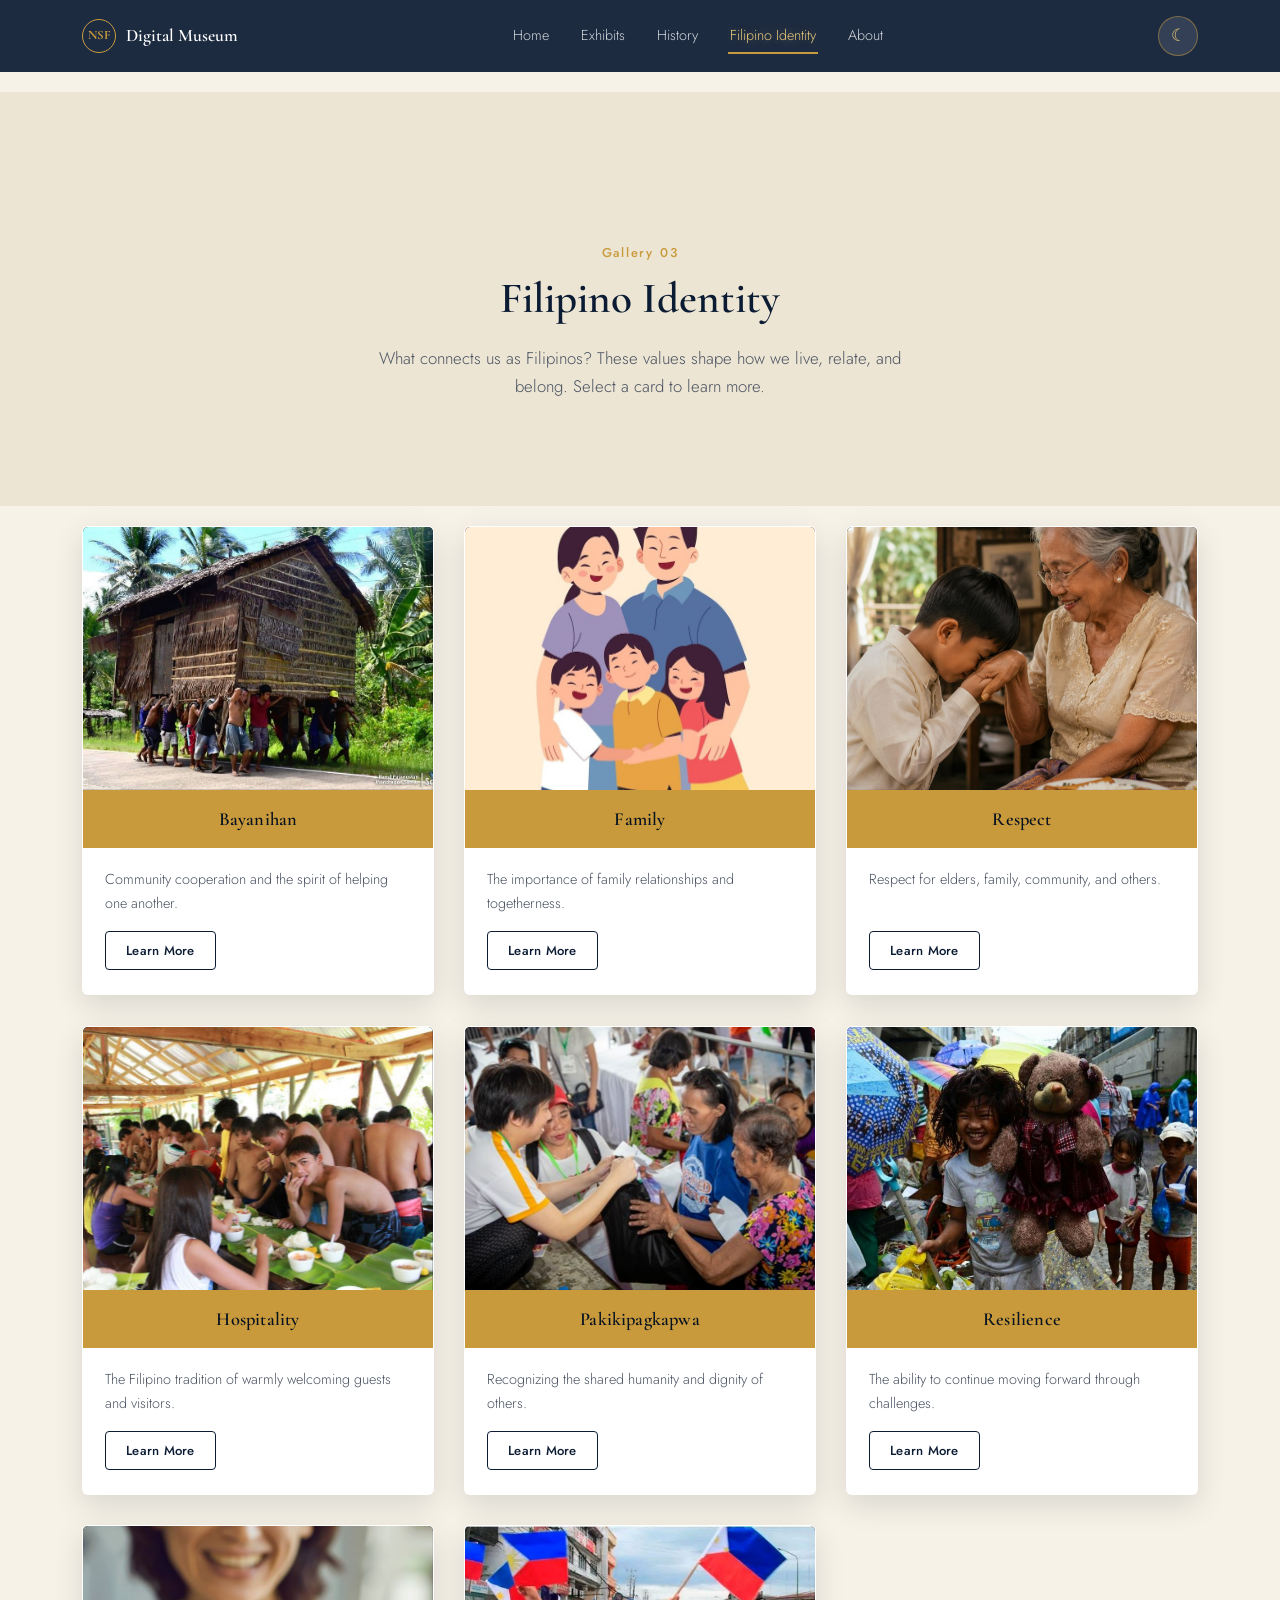
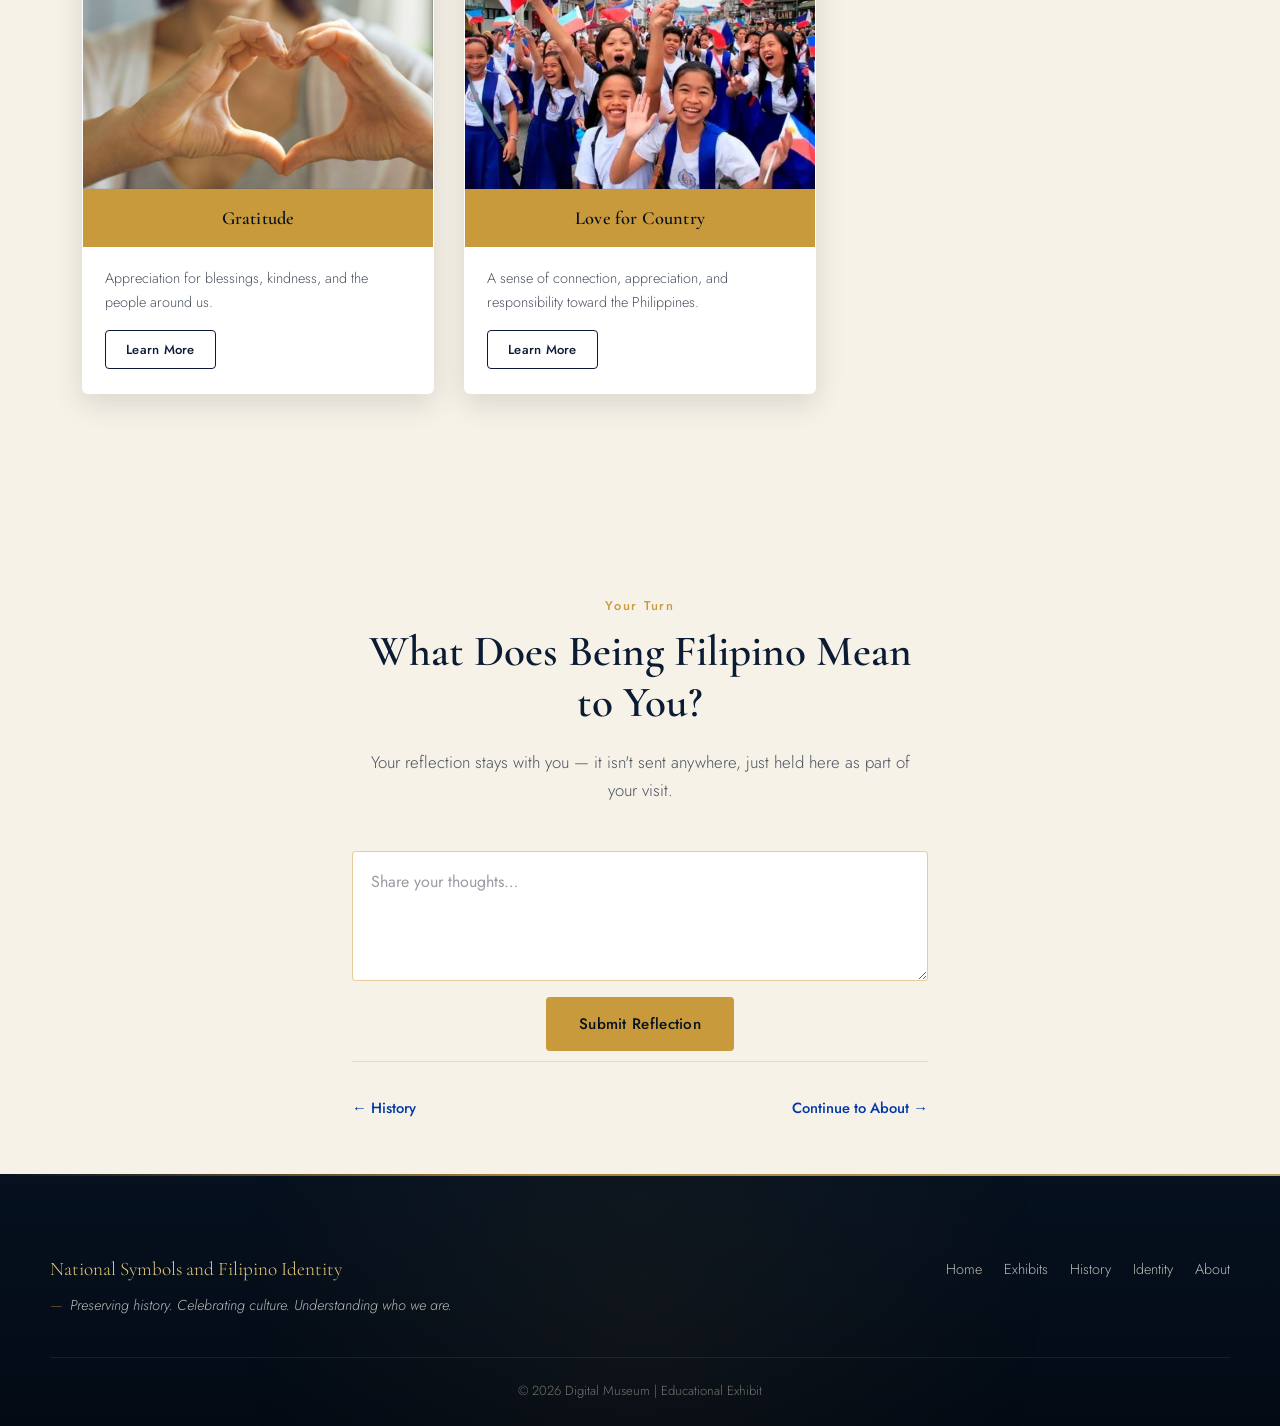
<file: identity.html>
<!DOCTYPE html>
<html lang="en">
<head>
<meta charset="UTF-8">
<meta name="viewport" content="width=device-width, initial-scale=1.0">
<title>Filipino Identity | Digital Museum</title>
<meta name="description" content="What connects us as Filipinos — the values, traditions, and shared experiences that shape Filipino identity.">
<link rel="preconnect" href="https://fonts.googleapis.com">
<link rel="preconnect" href="https://fonts.gstatic.com" crossorigin>
<link href="https://fonts.googleapis.com/css2?family=Cormorant+Garamond:ital,wght@0,500;0,600;0,700;1,500&family=Jost:wght@300;400;500;600&display=swap" rel="stylesheet">
<link rel="stylesheet" href="style.css">
</head>
<body>

<!-- Scroll Progress Bar -->
<div class="scroll-progress" id="scrollProgress"></div>

<!-- Back to Top Button -->
<button class="back-to-top" id="backToTop" aria-label="Back to top">
  <span>↑</span>
</button>

<header class="navbar" id="navbar">

  <div class="nav-inner">
    <a href="index.html" class="nav-brand">
      <span class="brand-mark">NSF</span>
      <span class="brand-text">Digital&nbsp;Museum</span>
    </a>
    <nav class="nav-links" id="navLinks">
      <a href="index.html">Home</a>
      <a href="exhibits.html">Exhibits</a>
      <a href="history.html">History</a>
      <a href="identity.html" class="active" aria-current="page">Filipino Identity</a>
      <a href="about.html">About</a>
    </nav>
    <div class="nav-right">
      <button class="theme-toggle" id="themeToggle" aria-label="Toggle dark mode" title="Toggle dark mode">
        <span class="icon-moon">☾</span>
        <span class="icon-sun">☀</span>
      </button>
      <button class="nav-toggle" id="navToggle" aria-label="Toggle navigation" aria-expanded="false">
        <span></span><span></span><span></span>
      </button>
    </div>
  </div>
</header>

<main class="page-main">

  <div class="page-title-block">
    <div class="container">
      <p class="section-eyebrow center">Gallery 03</p>
      <h1 class="section-title center">Filipino Identity</h1>
      <p class="section-body center gallery-lead">What connects us as Filipinos? These values shape how we live, relate, and belong. Select a card to learn more.</p>
    </div>
  </div>

  <!-- ===== IDENTITY GALLERY WALL ===== -->
  <section class="identity-gallery">
    <div class="container">
      <div class="identity-wall">

        <!-- 01 Bayanihan -->
        <article class="identity-frame reveal" data-identity="bayanihan" tabindex="0">
          <div class="identity-frame-media">
            <img src="assets/bayanihan.jpg" alt="Bayanihan" class="identity-photo" onerror="this.style.display='none'; this.nextElementSibling.style.display='flex';">
            <div class="identity-frame-fallback" aria-hidden="true" style="display:none;">🤝</div>
          </div>
          <div class="identity-frame-band">
            <h4>Bayanihan</h4>
          </div>
          <div class="identity-frame-body">
            <p>Community cooperation and the spirit of helping one another.</p>
            <button type="button" class="btn btn-outline identity-frame-btn">Learn More</button>
          </div>
        </article>

        <!-- 02 Family -->
        <article class="identity-frame reveal" data-identity="family" tabindex="0">
          <div class="identity-frame-media">
            <img src="assets/family.jpg" alt="Family" class="identity-photo" onerror="this.style.display='none'; this.nextElementSibling.style.display='flex';">
            <div class="identity-frame-fallback" aria-hidden="true" style="display:none;">🏠</div>
          </div>
          <div class="identity-frame-band">
            <h4>Family</h4>
          </div>
          <div class="identity-frame-body">
            <p>The importance of family relationships and togetherness.</p>
            <button type="button" class="btn btn-outline identity-frame-btn">Learn More</button>
          </div>
        </article>

        <!-- 03 Respect -->
        <article class="identity-frame reveal" data-identity="respect" tabindex="0">
          <div class="identity-frame-media">
            <img src="assets/respect.jpg" alt="Respect" class="identity-photo" onerror="this.style.display='none'; this.nextElementSibling.style.display='flex';">
            <div class="identity-frame-fallback" aria-hidden="true" style="display:none;">🙏</div>
          </div>
          <div class="identity-frame-band">
            <h4>Respect</h4>
          </div>
          <div class="identity-frame-body">
            <p>Respect for elders, family, community, and others.</p>
            <button type="button" class="btn btn-outline identity-frame-btn">Learn More</button>
          </div>
        </article>

        <!-- 04 Hospitality -->
        <article class="identity-frame reveal" data-identity="hospitality" tabindex="0">
          <div class="identity-frame-media">
            <img src="assets/hospitality.jpg" alt="Hospitality" class="identity-photo" onerror="this.style.display='none'; this.nextElementSibling.style.display='flex';">
            <div class="identity-frame-fallback" aria-hidden="true" style="display:none;">🍽️</div>
          </div>
          <div class="identity-frame-band">
            <h4>Hospitality</h4>
          </div>
          <div class="identity-frame-body">
            <p>The Filipino tradition of warmly welcoming guests and visitors.</p>
            <button type="button" class="btn btn-outline identity-frame-btn">Learn More</button>
          </div>
        </article>

        <!-- 05 Pakikipagkapwa -->
        <article class="identity-frame reveal" data-identity="pakikipagkapwa" tabindex="0">
          <div class="identity-frame-media">
            <img src="assets/pakikipagkapwa.jpg" alt="Pakikipagkapwa" class="identity-photo" onerror="this.style.display='none'; this.nextElementSibling.style.display='flex';">
            <div class="identity-frame-fallback" aria-hidden="true" style="display:none;">🤲</div>
          </div>
          <div class="identity-frame-band">
            <h4>Pakikipagkapwa</h4>
          </div>
          <div class="identity-frame-body">
            <p>Recognizing the shared humanity and dignity of others.</p>
            <button type="button" class="btn btn-outline identity-frame-btn">Learn More</button>
          </div>
        </article>

        <!-- 06 Resilience -->
        <article class="identity-frame reveal" data-identity="resilience" tabindex="0">
          <div class="identity-frame-media">
            <img src="assets/resilience.jpg" alt="Resilience" class="identity-photo" onerror="this.style.display='none'; this.nextElementSibling.style.display='flex';">
            <div class="identity-frame-fallback" aria-hidden="true" style="display:none;">🌾</div>
          </div>
          <div class="identity-frame-band">
            <h4>Resilience</h4>
          </div>
          <div class="identity-frame-body">
            <p>The ability to continue moving forward through challenges.</p>
            <button type="button" class="btn btn-outline identity-frame-btn">Learn More</button>
          </div>
        </article>

        <!-- 07 Gratitude -->
        <article class="identity-frame reveal" data-identity="gratitude" tabindex="0">
          <div class="identity-frame-media">
            <img src="assets/gratitude.jpg" alt="Gratitude" class="identity-photo" onerror="this.style.display='none'; this.nextElementSibling.style.display='flex';">
            <div class="identity-frame-fallback" aria-hidden="true" style="display:none;">🙌</div>
          </div>
          <div class="identity-frame-band">
            <h4>Gratitude</h4>
          </div>
          <div class="identity-frame-body">
            <p>Appreciation for blessings, kindness, and the people around us.</p>
            <button type="button" class="btn btn-outline identity-frame-btn">Learn More</button>
          </div>
        </article>

        <!-- 08 Love for Country -->
        <article class="identity-frame reveal" data-identity="country" tabindex="0">
          <div class="identity-frame-media">
            <img src="assets/love-for-country.jpg" alt="Love for Country" class="identity-photo" onerror="this.style.display='none'; this.nextElementSibling.style.display='flex';">
            <div class="identity-frame-fallback" aria-hidden="true" style="display:none;">🇵🇭</div>
          </div>
          <div class="identity-frame-band">
            <h4>Love for Country</h4>
          </div>
          <div class="identity-frame-body">
            <p>A sense of connection, appreciation, and responsibility toward the Philippines.</p>
            <button type="button" class="btn btn-outline identity-frame-btn">Learn More</button>
          </div>
        </article>

      </div>
    </div>
  </section>

  <!-- ===== REFLECTION ===== -->
  <section class="reflection">
    <div class="container reflection-inner">
      <p class="section-eyebrow center">Your Turn</p>
      <h2 class="section-title center">What Does Being Filipino Mean to You?</h2>
      <p class="section-body center gallery-lead">Your reflection stays with you &mdash; it isn't sent anywhere, just held here as part of your visit.</p>

      <form class="reflection-form reveal" id="reflectionForm">
        <label for="reflectionInput" class="sr-only">Share your thoughts</label>
        <textarea id="reflectionInput" rows="4" placeholder="Share your thoughts…" required></textarea>
        <button type="submit" class="btn btn-primary">Submit Reflection</button>
      </form>
      <div class="reflection-thanks" id="reflectionThanks">
        <p>Maraming salamat &mdash; thank you for sharing your reflection.</p>
      </div>

      <nav class="journey-nav" aria-label="Museum journey navigation">
        <a href="history.html" class="journey-link prev">&larr; History</a>
        <a href="about.html" class="journey-link next">Continue to About &rarr;</a>
      </nav>
    </div>
  </section>

</main>

<!-- ===== IDENTITY MODAL ===== -->
<div class="modal-overlay" id="identityModalOverlay">
  <div class="modal-panel identity-modal-panel" role="dialog" aria-modal="true" aria-labelledby="identityModalTitle">
    <button class="modal-close" id="identityModalClose" aria-label="Close">&times;</button>
    <div class="modal-media" id="identityModalMedia"></div>
    <div class="modal-content">
      <p class="modal-category" id="identityModalCategory">Filipino Value</p>
      <h3 id="identityModalTitle">Bayanihan</h3>
      <div class="modal-block">
        <p id="identityModalMeaning"></p>
      </div>
      <button class="btn btn-outline modal-close-btn">Close</button>
    </div>
  </div>
</div>

<footer class="site-footer">
  <div class="container footer-grid">
    <div>
      <p class="footer-title">National Symbols and Filipino Identity</p>
      <p class="footer-tagline">Preserving history. Celebrating culture. Understanding who we are.</p>
    </div>
    <nav class="footer-links">
      <a href="index.html">Home</a>
      <a href="exhibits.html">Exhibits</a>
      <a href="history.html">History</a>
      <a href="identity.html">Identity</a>
      <a href="about.html">About</a>
    </nav>
  </div>
  <p class="footer-copy">&copy; 2026 Digital Museum | Educational Exhibit</p>
</footer>

<script src="script.js"></script>
</body>
</html>
</file>
<file: style.css>
/* =============================================================
   National Symbols and Filipino Identity — Digital Museum
   Shared stylesheet used by every page
   ============================================================= */

:root {
  --navy: #0a1b33;
  --navy-deep: #06111f;
  --ph-blue: #0038a8;
  --gold: #c99a3c;
  --gold-light: #e6c878;
  --cream: #f6f2e7;
  --cream-dim: #ece5d3;
  --red: #ce1126;
  --ink: #1c2430;
  --white: #ffffff;

  --font-display: "Cormorant Garamond", Georgia, serif;
  --font-body: "Jost", "Segoe UI", sans-serif;

  --radius: 4px;
  --shadow-soft: 0 20px 50px rgba(6, 17, 31, 0.18);
  --shadow-card: 0 10px 30px rgba(6, 17, 31, 0.12);
  --transition: 0.35s cubic-bezier(0.4, 0, 0.2, 1);
}

/* =============================================================
   LIGHT MODE (default) — cream theme
   ============================================================= */

:root {
  --bg-main: var(--cream);
  --bg-alt: var(--cream-dim);
  --bg-viewer: var(--navy-deep);
  --bg-navbar: rgba(10, 27, 51, 0.92);

  --text-main: var(--ink);
  --text-muted: #4a5261;
  --text-heading: var(--navy);

  --card-bg: var(--white);
  --card-border: transparent;
  --line-color: rgba(10,27,51,0.1);
}

/* =============================================================
   DARK MODE — navy theme
   ============================================================= */

body.dark-mode {
  --bg-main: var(--navy-deep);
  --bg-alt: var(--navy);
  --bg-viewer: var(--navy-deep);
  --bg-navbar: rgba(6, 17, 31, 0.95);

  --text-main: rgba(246,242,231,0.85);
  --text-muted: rgba(246,242,231,0.7);
  --text-heading: var(--gold-light);

  --card-bg: rgba(255,255,255,0.06);
  --card-border: rgba(201,154,60,0.25);
  --line-color: rgba(255,255,255,0.12);
}

* { margin: 0; padding: 0; box-sizing: border-box; }

html { scroll-behavior: smooth; scroll-padding-top: 90px; }

body {
  font-family: var(--font-body);
  background: var(--bg-main);
  color: var(--text-main);
  line-height: 1.65;
  font-weight: 300;
  -webkit-font-smoothing: antialiased;
  overflow-x: hidden;
  width: 100%;
  max-width: 100vw;
  transition: background 0.4s ease, color 0.4s ease;
  animation: pageFadeIn 0.6s ease-out;
}

@keyframes pageFadeIn {
  from {
    opacity: 0;
    transform: translateY(8px);
  }
  to {
    opacity: 1;
    transform: translateY(0);
  }
}

img, svg { max-width: 100%; display: block; }
a { color: inherit; text-decoration: none; }

.container { max-width: 1180px; margin: 0 auto; padding: 0 32px; }

.sr-only {
  position: absolute; width: 1px; height: 1px;
  overflow: hidden; clip: rect(0,0,0,0); white-space: nowrap;
}

@media (prefers-reduced-motion: reduce) {
  *, *::before, *::after { animation-duration: 0.001ms !important; transition-duration: 0.001ms !important; }
  html { scroll-behavior: auto; }
}

/* ---------- Page header spacer ---------- */
.page-main {
  padding-top: 92px;
  background: var(--bg-main);
  transition: background 0.4s ease;
}

/* Kapag nasa gallery/viewer, dark ang background ng page-main */
.page-main:has(.gallery:not([hidden])),
.page-main.viewer-active {
  background: var(--navy-deep);
}

/* ---------- Typography helpers ---------- */

.section-eyebrow {
  font-size: 0.8rem; letter-spacing: 0.14em; color: var(--gold);
  font-weight: 500; margin-bottom: 10px;
}
.section-eyebrow.center { text-align: center; }
.section-eyebrow.on-dark { color: var(--gold-light); }

.section-title {
  font-family: var(--font-display); font-weight: 600;
  font-size: clamp(1.8rem, 3.4vw, 2.7rem); color: var(--text-heading);
  margin-bottom: 20px; line-height: 1.2;
  transition: color 0.4s ease;
}
.section-title.center { text-align: center; }
.section-title.on-dark { color: var(--white); }

.section-body {
  font-size: 1.05rem; color: var(--text-muted); max-width: 62ch; margin-bottom: 14px;
  transition: color 0.4s ease;
}
.section-body.center { margin-left: auto; margin-right: auto; text-align: center; }
.section-body.on-dark { color: rgba(246,242,231,0.78); }
.gallery-lead { max-width: 56ch; margin-bottom: 46px; }

.page-title-block {
  padding: 150px 0 60px; text-align: center;
  background: var(--bg-alt);
  transition: background 0.4s ease;
}
.page-title-block.compact { padding: 118px 0 40px; }

/* ---------- Buttons ---------- */

.btn {
  display: inline-flex; align-items: center; gap: 8px;
  padding: 15px 32px; border-radius: var(--radius);
  font-family: var(--font-body); font-size: 0.95rem; font-weight: 500;
  letter-spacing: 0.02em; cursor: pointer; border: 1px solid transparent;
  transition: transform var(--transition), box-shadow var(--transition), background var(--transition), color var(--transition);
  position: relative;
  overflow: hidden;
}
.btn-primary { background: var(--gold); color: var(--navy-deep); }
.btn-primary:hover { background: var(--gold-light); transform: translateY(-2px); box-shadow: var(--shadow-card); }
.btn-outline { background: transparent; border-color: var(--text-heading); color: var(--text-heading); }
.btn-outline:hover { background: var(--text-heading); color: var(--bg-main); }
.btn-outline.on-dark { border-color: var(--gold); color: var(--gold-light); }
.btn-outline.on-dark:hover { background: var(--gold); color: var(--navy-deep); }
.btn-ghost { background: transparent; color: var(--ph-blue); padding: 10px 4px; font-weight: 500; }
.btn-ghost:hover { color: var(--red); }
body.dark-mode .btn-ghost { color: var(--gold-light); }
body.dark-mode .btn-ghost:hover { color: var(--white); }

/* Button ripple effect */
.btn::before {
  content: "";
  position: absolute;
  top: 50%;
  left: 50%;
  width: 0;
  height: 0;
  background: rgba(255, 255, 255, 0.2);
  border-radius: 50%;
  transform: translate(-50%, -50%);
  transition: width 0.6s ease, height 0.6s ease;
  pointer-events: none;
}
.btn:hover::before {
  width: 300px;
  height: 300px;
}

.hero-actions { display: flex; gap: 18px; justify-content: center; flex-wrap: wrap; }

/* =============================================================
   NAVBAR
   ============================================================= */

.navbar {
  position: fixed; top: 0; left: 0; right: 0; z-index: 1000;
  background: var(--bg-navbar); backdrop-filter: blur(10px);
  transition: box-shadow 0.4s ease, padding 0.4s ease, background 0.4s ease, backdrop-filter 0.4s ease;
  padding: 16px 0;
}
.navbar.scrolled {
  box-shadow: 0 4px 24px rgba(0,0,0,0.2);
  padding: 10px 0;
  backdrop-filter: blur(16px) saturate(180%);
  background: rgba(6, 17, 31, 0.85);
}
body:not(.dark-mode) .navbar.scrolled {
  background: rgba(10, 27, 51, 0.95);
}
.nav-inner {
  max-width: 1180px; margin: 0 auto; padding: 0 32px;
  display: flex; align-items: center; justify-content: space-between;
}
.nav-brand { display: flex; align-items: center; gap: 10px; }
.brand-mark {
  width: 34px; height: 34px; border: 1px solid var(--gold); border-radius: 50%;
  display: flex; align-items: center; justify-content: center;
  font-family: var(--font-display); font-weight: 700; font-size: 0.8rem; color: var(--gold);
  position: relative;
  animation: brandPulse 3s ease-in-out infinite;
}
@keyframes brandPulse {
  0%, 100% { box-shadow: 0 0 0 0 rgba(201, 154, 60, 0.4); }
  50% { box-shadow: 0 0 0 8px rgba(201, 154, 60, 0); }
}
.nav-brand:hover .brand-mark {
  animation: none;
  transform: scale(1.08);
  box-shadow: 0 0 0 4px rgba(201, 154, 60, 0.3);
  transition: transform 0.3s ease, box-shadow 0.3s ease;
}
.brand-text {
  font-family: var(--font-display); font-size: 1.1rem; font-weight: 600; color: var(--white);
  transition: color 0.3s ease;
}
.nav-brand:hover .brand-text { color: var(--gold-light); }

.nav-links { display: flex; align-items: center; gap: 28px; }
.nav-links a {
  color: rgba(255,255,255,0.8); font-size: 0.9rem;
  transition: color 0.3s ease;
  position: relative; padding: 6px 2px;
  overflow: hidden;
}
.nav-links a::before {
  content: "";
  position: absolute;
  left: 50%;
  bottom: 0;
  width: 0;
  height: 2px;
  background: var(--gold);
  transition: width 0.35s cubic-bezier(0.4, 0, 0.2, 1),
              left 0.35s cubic-bezier(0.4, 0, 0.2, 1);
  transform: translateX(-50%);
}
.nav-links a:hover::before { width: 100%; left: 50%; }
.nav-links a:hover { color: var(--gold-light); }
.nav-links a.active { color: var(--gold-light); text-shadow: 0 0 12px rgba(230, 200, 120, 0.4); }
.nav-links a.active::before { width: 100%; left: 50%; }

.nav-right { display: flex; align-items: center; gap: 12px; }

/* ---------- Theme toggle button ---------- */

.theme-toggle {
  width: 40px; height: 40px; border-radius: 50%;
  background: rgba(255,255,255,0.1);
  border: 1px solid rgba(201,154,60,0.5);
  color: var(--gold-light);
  font-size: 1.1rem; line-height: 1; cursor: pointer;
  display: flex; align-items: center; justify-content: center;
  transition: background 0.35s ease,
              border-color 0.35s ease,
              transform 0.45s cubic-bezier(0.34, 1.56, 0.64, 1),
              box-shadow 0.35s ease;
  padding: 0;
  flex-shrink: 0;
  position: relative;
  overflow: hidden;
}
.theme-toggle:hover {
  background: var(--gold);
  color: var(--navy-deep);
  border-color: var(--gold);
  transform: scale(1.05);
  box-shadow: 0 0 20px rgba(201, 154, 60, 0.4);
}
.theme-toggle:active {
  transform: scale(0.92) rotate(-15deg);
}
.theme-toggle .icon-sun,
.theme-toggle .icon-moon {
  display: flex; align-items: center; justify-content: center;
  font-size: 1.05rem;
  line-height: 1;
  transition: opacity 0.35s ease, transform 0.5s cubic-bezier(0.34, 1.56, 0.64, 1);
}
.theme-toggle .icon-sun { display: none; }
.theme-toggle .icon-moon { display: flex; }

body.dark-mode .theme-toggle .icon-sun { display: flex; transform: rotate(180deg); }
body.dark-mode .theme-toggle .icon-moon { display: none; transform: rotate(-180deg); }

.theme-toggle:hover .icon-moon { transform: rotate(-25deg) scale(1.1); }
.theme-toggle:hover .icon-sun { transform: rotate(25deg) scale(1.1); }

/* ---------- Nav toggle (mobile) ---------- */

.nav-toggle {
  display: none; flex-direction: column; gap: 5px;
  background: none; border: none; cursor: pointer; padding: 6px;
  transition: transform 0.35s ease;
}
.nav-toggle:hover { transform: scale(1.08); }
.nav-toggle.open { transform: rotate(90deg); }
.nav-toggle span {
  width: 24px; height: 2px; background: var(--white);
  transition: transform 0.35s cubic-bezier(0.4, 0, 0.2, 1),
              opacity 0.3s ease,
              background 0.3s ease,
              width 0.3s ease;
}
.nav-toggle:hover span { background: var(--gold-light); }
.nav-toggle.open span:nth-child(1) { transform: translateY(7px) rotate(45deg); }
.nav-toggle.open span:nth-child(2) { opacity: 0; }
.nav-toggle.open span:nth-child(3) { transform: translateY(-7px) rotate(-45deg); }

/* =============================================================
   HOME PAGE
   ============================================================= */

.hero {
  position: relative; min-height: 92vh; display: flex; align-items: center; justify-content: center;
  text-align: center; overflow: hidden; padding: 140px 24px 140px;
  background: radial-gradient(circle at 50% 20%, #12274a 0%, var(--navy) 45%, var(--navy-deep) 100%);
}
.hero-bg { position: absolute; inset: 0; overflow: hidden; background: var(--navy-deep); }
.hero-slide {
  position: absolute; inset: 0;
  background-size: cover; background-position: center;
  opacity: 0;
  animation: heroKenBurns 20s ease-in-out infinite;
  transition: opacity 2s ease-in-out;
}
.hero-slide.active { opacity: 1; z-index: 1; }
@keyframes heroKenBurns {
  0%, 100% { transform: scale(1) translate(0, 0); }
  50% { transform: scale(1.12) translate(-1%, -1%); }
}
.hero-overlay {
  position: absolute; inset: 0; z-index: 2;
  background:
    linear-gradient(180deg, rgba(6,17,31,0.55) 0%, rgba(6,17,31,0.75) 55%, rgba(6,17,31,0.92) 100%),
    radial-gradient(circle at 50% 35%, rgba(10,27,51,0.15) 0%, rgba(6,17,31,0.65) 75%);
}
.hero-content { position: relative; z-index: 2; max-width: 780px; }

.hero-anim {
  opacity: 0;
  transform: translateY(30px);
  animation: heroStagger 0.9s cubic-bezier(0.4, 0, 0.2, 1) forwards;
}
.hero-anim:nth-child(1) { animation-delay: 0.2s; }
.hero-anim:nth-child(2) { animation-delay: 0.4s; }
.hero-anim:nth-child(3) { animation-delay: 0.6s; }
.hero-anim:nth-child(4) { animation-delay: 0.8s; }
@keyframes heroStagger {
  to { opacity: 1; transform: translateY(0); }
}

.hero-eyebrow { color: var(--gold-light); letter-spacing: 0.18em; font-size: 0.82rem; margin-bottom: 18px; }
.hero-title {
  font-family: var(--font-display); font-weight: 600; font-size: clamp(2.4rem, 6vw, 4.2rem);
  color: var(--white); line-height: 1.12; margin-bottom: 22px;
}
.hero-subtitle {
  font-size: 1.1rem; color: rgba(246,242,231,0.82); max-width: 46ch; margin: 0 auto 38px;
  font-style: italic; font-family: var(--font-display);
}

/* ---------- Scroll Down Indicator ---------- */

.scroll-cue {
  position: absolute;
  bottom: 30px;
  left: 50%;
  transform: translateX(-50%);
  display: flex;
  flex-direction: column;
  align-items: center;
  gap: 12px;
  color: rgba(255, 255, 255, 0.75);
  font-size: 0.72rem;
  letter-spacing: 0.2em;
  text-transform: uppercase;
  z-index: 3;
  transition: color 0.3s ease, transform 0.3s ease;
  animation: cueFadeIn 1s ease 1.2s both;
}
@keyframes cueFadeIn {
  from { opacity: 0; transform: translateX(-50%) translateY(15px); }
  to { opacity: 1; transform: translateX(-50%) translateY(0); }
}
.scroll-cue:hover {
  color: var(--gold-light);
  transform: translateX(-50%) translateY(-4px);
}
.scroll-cue-text { font-weight: 500; }
.scroll-cue-line {
  width: 1px;
  height: 40px;
  background: linear-gradient(
    to bottom,
    rgba(255, 255, 255, 0.6) 0%,
    rgba(255, 255, 255, 0) 100%
  );
  position: relative;
  overflow: hidden;
}
.scroll-cue-line::after {
  content: "";
  position: absolute;
  top: 0; left: 0;
  width: 100%; height: 12px;
  background: var(--gold-light);
  animation: cueLineDrop 2s ease-in-out infinite;
}
@keyframes cueLineDrop {
  0% { transform: translateY(-12px); opacity: 0; }
  30% { opacity: 1; }
  100% { transform: translateY(40px); opacity: 0; }
}

/* ---------- Intro + Stats ---------- */

.intro-short { padding: 90px 0; background: var(--bg-main); text-align: center; transition: background 0.4s ease; }
.intro-short .section-body { margin-left: auto; margin-right: auto; }

.stats-grid {
  display: grid;
  grid-template-columns: repeat(4, 1fr);
  gap: 24px;
  max-width: 900px;
  margin: 60px auto 0;
}
.stat-card {
  text-align: center;
  padding: 28px 16px;
  background: var(--card-bg);
  border: 1px solid var(--card-border);
  border-top: 3px solid var(--gold);
  border-radius: var(--radius);
  box-shadow: var(--shadow-card);
  transition: transform var(--transition), box-shadow var(--transition), background 0.4s ease;
}
.stat-card:hover {
  transform: translateY(-6px);
  box-shadow: var(--shadow-soft);
}
.stat-number {
  display: block;
  font-family: var(--font-display);
  font-size: clamp(2rem, 4vw, 3rem);
  font-weight: 700;
  color: var(--gold);
  line-height: 1;
  margin-bottom: 8px;
  transition: color 0.4s ease;
}
.stat-label {
  font-size: 0.78rem;
  letter-spacing: 0.12em;
  text-transform: uppercase;
  color: var(--text-muted);
  font-weight: 500;
  transition: color 0.4s ease;
}

/* ---------- Gallery Cards + 3D Tilt ---------- */

.museum-galleries { padding: 20px 0 100px; background: var(--bg-main); transition: background 0.4s ease; }
.gallery-cards { display: grid; grid-template-columns: repeat(4, 1fr); gap: 24px; }

.gallery-card {
  background: var(--card-bg);
  border-radius: var(--radius);
  padding: 40px 30px;
  box-shadow: var(--shadow-card);
  text-align: center;
  border: 1px solid var(--card-border);
  border-top: 3px solid var(--gold);
  transition: transform 0.4s cubic-bezier(0.4, 0, 0.2, 1),
              box-shadow 0.4s ease,
              background 0.4s ease,
              border-color 0.4s ease;
  position: relative;
  overflow: visible;
  transform-style: preserve-3d;
  transform: perspective(1000px) rotateX(0) rotateY(0) translateY(0) scale(1);
  will-change: transform;
}

.gallery-card::before {
  content: "";
  position: absolute;
  top: 0; left: 0; right: 0;
  height: 3px;
  background: linear-gradient(
    90deg,
    transparent 0%,
    var(--gold) 20%,
    var(--gold-light) 50%,
    var(--gold) 80%,
    transparent 100%
  );
  background-size: 200% 100%;
  opacity: 0;
  transition: opacity 0.4s ease;
  animation: goldShimmer 2s linear infinite;
  border-radius: var(--radius) var(--radius) 0 0;
  pointer-events: none;
}

.gallery-card:hover::before { opacity: 1; }

.gallery-card:hover {
  transform: perspective(1000px) rotateX(-6deg) rotateY(6deg) translateY(-12px) scale(1.02);
  box-shadow:
    0 30px 60px rgba(6, 17, 31, 0.3),
    0 0 40px rgba(201, 154, 60, 0.3),
    0 0 0 1px rgba(201, 154, 60, 0.4);
  border-color: rgba(201, 154, 60, 0.5);
  z-index: 10;
}

@keyframes goldShimmer {
  0% { background-position: 200% 0; }
  100% { background-position: -200% 0; }
}

.gallery-number {
  font-family: var(--font-display); color: var(--gold);
  font-size: 0.85rem; letter-spacing: 0.12em;
  margin-bottom: 12px; display: block;
}
.gallery-card h3 {
  font-family: var(--font-display); color: var(--text-heading);
  font-size: 1.5rem; margin-bottom: 12px;
  transition: color 0.4s ease;
}
.gallery-card p {
  color: var(--text-muted); font-size: 0.95rem;
  margin-bottom: 22px; min-height: 66px;
  transition: color 0.4s ease;
}

/* ---------- Final CTA ---------- */

.final-cta {
  padding: 110px 0; text-align: center;
  background: linear-gradient(160deg, var(--navy) 0%, var(--navy-deep) 100%);
}
.final-cta h2 {
  font-family: var(--font-display); color: var(--white);
  font-size: clamp(1.6rem, 3vw, 2.3rem);
  margin-bottom: 30px; font-weight: 600;
}

/* =============================================================
   EXHIBITS PAGE — CATEGORY SELECTION
   ============================================================= */

.category-select {
  padding-bottom: 90px;
  background: var(--bg-main);
  transition: background 0.4s ease;
}
.category-select[hidden] {
  display: none !important;
  height: 0 !important;
  overflow: hidden;
  padding: 0 !important;
  margin: 0 !important;
}
.category-select .page-title-block { background: var(--bg-main); }

.category-grid {
  display: grid;
  grid-template-columns: 1fr 1fr;
  gap: 28px;
  max-width: 900px;
  margin: 0 auto;
}

.category-card {
  background: var(--card-bg);
  border: 1px solid var(--card-border);
  border-top: 4px solid var(--gold);
  border-radius: var(--radius);
  padding: 40px 34px;
  box-shadow: var(--shadow-card);
  text-align: left;
  cursor: pointer;
  font-family: var(--font-body);
  color: var(--text-main);
  transition: transform 0.4s cubic-bezier(0.4, 0, 0.2, 1),
              box-shadow 0.4s ease,
              background 0.4s ease,
              border-color 0.4s ease;
  position: relative;
  overflow: hidden;
}

.category-card::before {
  content: "";
  position: absolute;
  inset: 0;
  background: radial-gradient(circle at top left, rgba(201, 154, 60, 0.08) 0%, transparent 60%);
  opacity: 0;
  transition: opacity 0.4s ease;
  pointer-events: none;
  z-index: 0;
}

.category-card::after {
  content: "";
  position: absolute;
  top: 0; left: -100%;
  width: 100%; height: 100%;
  background: linear-gradient(
    90deg,
    transparent 0%,
    rgba(255, 255, 255, 0.06) 50%,
    transparent 100%
  );
  transition: left 0.7s ease;
  pointer-events: none;
  z-index: 1;
}

.category-card:hover::before,
.category-card:focus-visible::before { opacity: 1; }
.category-card:hover::after { left: 100%; }

.category-card:hover,
.category-card:focus-visible {
  transform: translateY(-10px) scale(1.015);
  box-shadow:
    0 24px 50px rgba(6, 17, 31, 0.18),
    0 0 30px rgba(201, 154, 60, 0.2),
    0 0 0 1px rgba(201, 154, 60, 0.3);
  border-color: rgba(201, 154, 60, 0.4);
  outline: none;
}

.category-card.official:hover {
  border-top-color: var(--gold);
  box-shadow:
    0 24px 50px rgba(6, 17, 31, 0.18),
    0 0 30px rgba(201, 154, 60, 0.25);
}
.category-card.popular:hover {
  border-top-color: var(--ph-blue);
  box-shadow:
    0 24px 50px rgba(6, 17, 31, 0.18),
    0 0 30px rgba(0, 58, 168, 0.25);
}
.category-card.popular { border-top-color: var(--ph-blue); }

.category-card > * {
  position: relative;
  z-index: 2;
}

.category-badge {
  display: inline-block;
  font-size: 0.72rem;
  letter-spacing: 0.14em;
  text-transform: uppercase;
  font-weight: 600;
  color: var(--gold);
  background: rgba(201, 154, 60, 0.12);
  padding: 5px 12px;
  border-radius: 999px;
  margin-bottom: 16px;
  transition: transform 0.4s ease, background 0.4s ease, color 0.4s ease;
}
.category-badge.popular-badge {
  color: var(--ph-blue);
  background: rgba(0, 56, 168, 0.1);
}
.category-card:hover .category-badge { transform: translateY(-2px); }
.category-card:hover .category-badge:not(.popular-badge) {
  background: rgba(201, 154, 60, 0.2);
}
.category-card.popular:hover .category-badge.popular-badge {
  background: rgba(0, 56, 168, 0.18);
}

.category-card h3 {
  font-family: var(--font-display);
  font-size: 1.6rem;
  color: var(--text-heading);
  margin-bottom: 12px;
  font-weight: 600;
  transition: color 0.4s ease;
}
.category-card p {
  font-size: 0.95rem;
  color: var(--text-muted);
  margin-bottom: 22px;
  line-height: 1.7;
  transition: color 0.4s ease;
}
.category-cta {
  font-size: 0.88rem;
  font-weight: 500;
  color: var(--ph-blue);
  display: inline-flex;
  align-items: center;
  gap: 6px;
  transition: color 0.4s ease, gap 0.4s ease;
}
body.dark-mode .category-cta { color: var(--gold-light); }
.category-card.popular .category-cta { color: var(--ph-blue); }
body.dark-mode .category-card.popular .category-cta { color: var(--gold-light); }
.category-card.official .category-cta { color: var(--gold); }
.category-card:hover .category-cta { gap: 12px; }

/* =============================================================
   EXHIBITS PAGE — IMMERSIVE VIEWER
   ============================================================= */

.gallery {
  padding: 0;
  margin: 0;
  background: var(--navy-deep);
  width: 100%;
  max-width: 100%;
}
.gallery[hidden] {
  display: none !important;
  height: 0 !important;
  overflow: hidden;
}
.gallery:not([hidden]) {
  margin-top: 0;
  padding-top: 0;
}

.viewer-stage {
  position: relative;
  width: 100vw;
  max-width: 100%;
  height: 88vh;
  min-height: 560px;
  max-height: 860px;
  overflow: hidden;
  background: var(--navy-deep);
  margin: 0;
  padding: 0;
  display: block;
  left: 50%;
  transform: translateX(-50%);
  margin-top: 0 !important;
  padding-top: 0 !important;
}

.viewer-backdrop {
  position: absolute; inset: 0;
  display: flex; align-items: center; justify-content: center;
  background: radial-gradient(circle at 62% 38%, #172c52 0%, var(--navy-deep) 72%);
  transition: opacity 0.4s ease;
}
.viewer-backdrop::after {
  content: "";
  position: absolute; inset: 0; z-index: 2; pointer-events: none;
  background: linear-gradient(0deg, rgba(6,17,31,0.8) 0%, rgba(6,17,31,0.25) 42%, rgba(6,17,31,0.05) 65%);
}

.viewer-backdrop .flag-art { width: 44%; max-width: 460px; }
.viewer-backdrop .eagle-art,
.viewer-backdrop .flower-art,
.viewer-backdrop .tree-art,
.viewer-backdrop .symbol-art {
  width: 38%; max-width: 360px;
  filter: drop-shadow(0 30px 46px rgba(0,0,0,0.45));
}
.viewer-backdrop .symbol-emoji {
  font-size: 10rem;
  line-height: 1;
  filter: drop-shadow(0 30px 46px rgba(0,0,0,0.5));
}

.viewer-arrow {
  position: absolute; top: 50%; transform: translateY(-50%);
  width: 50px; height: 50px; border-radius: 50%;
  background: rgba(6,17,31,0.5);
  border: 1px solid rgba(255,255,255,0.25);
  color: var(--white);
  font-size: 1.7rem; line-height: 1; cursor: pointer;
  display: flex; align-items: center; justify-content: center;
  transition: background var(--transition), border-color var(--transition);
  z-index: 5;
}
.viewer-arrow:hover { background: var(--gold); color: var(--navy-deep); border-color: var(--gold); }
.viewer-arrow.prev { left: 26px; }
.viewer-arrow.next { right: 26px; }

.viewer-caption {
  position: absolute;
  left: max(40px, calc((100vw - 1180px) / 2 + 40px));
  bottom: 44px;
  max-width: 480px;
  z-index: 4;
  color: var(--white);
}

.viewer-caption .viewer-collection-label,
.viewer-caption .viewer-progress,
.viewer-caption h2,
.viewer-caption p#viewerDesc,
.viewer-caption .viewer-actions {
  opacity: 0;
  transform: translateY(20px);
  animation: captionStagger 0.7s cubic-bezier(0.4, 0, 0.2, 1) forwards;
}
.viewer-caption .viewer-collection-label { animation-delay: 0.15s; }
.viewer-caption .viewer-progress        { animation-delay: 0.25s; }
.viewer-caption h2                      { animation-delay: 0.35s; }
.viewer-caption p#viewerDesc            { animation-delay: 0.45s; }
.viewer-caption .viewer-actions         { animation-delay: 0.55s; }
@keyframes captionStagger {
  to { opacity: 1; transform: translateY(0); }
}

.viewer-caption.animate .viewer-collection-label,
.viewer-caption.animate .viewer-progress,
.viewer-caption.animate h2,
.viewer-caption.animate p#viewerDesc,
.viewer-caption.animate .viewer-actions {
  animation: captionStagger 0.7s cubic-bezier(0.4, 0, 0.2, 1) forwards;
}
.viewer-caption.animate .viewer-collection-label { animation-delay: 0.15s; }
.viewer-caption.animate .viewer-progress        { animation-delay: 0.25s; }
.viewer-caption.animate h2                      { animation-delay: 0.35s; }
.viewer-caption.animate p#viewerDesc            { animation-delay: 0.45s; }
.viewer-caption.animate .viewer-actions         { animation-delay: 0.55s; }

.viewer-caption .viewer-collection-label {
  display: block;
  margin-bottom: 8px;
  font-size: 0.75rem;
  letter-spacing: 0.16em;
  text-transform: uppercase;
  color: var(--gold-light);
  font-weight: 500;
}

.viewer-progress {
  display: inline-block;
  font-family: var(--font-body);
  font-size: 0.75rem;
  font-weight: 500;
  letter-spacing: 0.14em;
  color: var(--gold-light);
  background: rgba(201, 154, 60, 0.15);
  border: 1px solid rgba(201, 154, 60, 0.4);
  padding: 4px 12px;
  border-radius: 999px;
  margin-bottom: 16px;
  backdrop-filter: blur(6px);
  text-shadow: none;
  clear: both;
  position: relative;
  z-index: 5;
}

.viewer-caption h2 {
  font-family: var(--font-display);
  font-size: 2rem;
  font-weight: 600;
  margin-bottom: 12px;
  text-shadow: 0 2px 16px rgba(0,0,0,0.5);
}
.viewer-caption p#viewerDesc {
  font-size: 0.98rem;
  color: rgba(246,242,231,0.9);
  margin-bottom: 22px;
  text-shadow: 0 1px 10px rgba(0,0,0,0.5);
}

.viewer-actions { display: flex; gap: 12px; flex-wrap: wrap; }
.viewer-actions .btn { padding: 13px 26px; font-size: 0.9rem; }

.viewer-scroll-cue {
  position: absolute; bottom: 18px; left: 50%; transform: translateX(-50%);
  color: rgba(255,255,255,0.55); font-size: 1.3rem;
  animation: viewerBounce 2s ease-in-out infinite;
  z-index: 3;
}
@keyframes viewerBounce {
  0%, 100% { transform: translate(-50%, 0); }
  50% { transform: translate(-50%, 6px); }
}

/* ---------- Symbol art ---------- */

.flag-art { width: 55%; aspect-ratio: 2/1; position: relative; transition: transform var(--transition); }
.flag-white { position: absolute; inset: 0; background: var(--white); clip-path: polygon(0 0, 40% 50%, 0 100%); }
.flag-blue { position: absolute; inset: 0; background: var(--ph-blue); clip-path: polygon(38% 0, 100% 0, 100% 50%, 38% 50%); }
.flag-red { position: absolute; inset: 0; background: var(--red); clip-path: polygon(38% 50%, 100% 50%, 100% 100%, 38% 100%); }
.flag-sun {
  position: absolute; left: 8%; top: 50%; width: 16%; aspect-ratio: 1/1;
  transform: translateY(-50%);
  background: repeating-conic-gradient(var(--gold) 0deg 22.5deg, #b8860b 22.5deg 45deg);
  border-radius: 50%;
}

.eagle-art, .flower-art, .tree-art { width: 52%; transition: transform var(--transition); }
.eagle-ring { fill: none; stroke: var(--gold); stroke-width: 1; opacity: 0.4; }
.eagle-body { fill: var(--gold-light); }
.petals { fill: var(--cream); }
.flower-center { fill: var(--gold); }
.tree-trunk { fill: #8a5a2b; }
.tree-canopy { fill: #3f7a4f; }
.tree-canopy.soft { fill: #4d8f5c; opacity: 0.9; }

/* ---------- Exhibit modal ---------- */

.modal-overlay {
  position: fixed; inset: 0;
  background: rgba(6,17,31,0.72);
  display: flex; align-items: center; justify-content: center;
  padding: 30px;
  opacity: 0; visibility: hidden;
  transition: opacity var(--transition), visibility var(--transition);
  z-index: 2000;
}
.modal-overlay.active { opacity: 1; visibility: visible; }
.modal-panel {
  background: var(--white); max-width: 860px; width: 100%; max-height: 86vh; overflow-y: auto;
  border-radius: var(--radius); display: grid; grid-template-columns: 0.9fr 1.1fr;
  position: relative;
  transform: scale(0.94) translateY(10px);
  transition: transform var(--transition);
  box-shadow: 0 30px 80px rgba(0,0,0,0.4);
}
.modal-overlay.active .modal-panel { transform: scale(1) translateY(0); }
.modal-media {
  background: linear-gradient(160deg, var(--navy) 0%, var(--navy-deep) 100%);
  display: flex; align-items: center; justify-content: center;
  padding: 40px; min-height: 260px;
  overflow: hidden; position: relative;
}
.modal-media svg, .modal-media .flag-art { width: 65%; }
.modal-media .symbol-emoji { font-size: 5rem; line-height: 1; }
.modal-content { padding: 40px 36px; }
.modal-category { color: var(--gold); font-size: 0.8rem; letter-spacing: 0.1em; margin-bottom: 6px; font-weight: 500; }
.modal-content h3 { font-family: var(--font-display); font-size: 1.9rem; color: var(--navy); margin-bottom: 14px; }
.modal-block { margin-bottom: 16px; }
.modal-block h4 {
  font-size: 0.82rem; letter-spacing: 0.06em; color: var(--ph-blue);
  margin-bottom: 5px; text-transform: uppercase; font-weight: 500;
}
.modal-block p { font-size: 0.95rem; color: #3b4452; }
.modal-close {
  position: absolute; top: 16px; right: 16px;
  width: 36px; height: 36px; border-radius: 50%;
  border: none; background: rgba(6,17,31,0.5); color: var(--white);
  font-size: 1.4rem; line-height: 1;
  cursor: pointer; z-index: 5;
  display: flex; align-items: center; justify-content: center;
  transition: background var(--transition);
}
.modal-close:hover { background: var(--red); }
.modal-close-btn { margin-top: 8px; }

.modal-status {
  display: inline-block;
  font-size: 0.72rem;
  letter-spacing: 0.12em;
  text-transform: uppercase;
  font-weight: 600;
  padding: 5px 14px;
  border-radius: 999px;
  margin-bottom: 16px;
}
.modal-status.official { color: var(--gold); background: rgba(201, 154, 60, 0.12); }
.modal-status.popular { color: var(--ph-blue); background: rgba(0, 56, 168, 0.1); }

/* =============================================================
   EXHIBIT PHOTOS (JPG support)
   ============================================================= */

.exhibit-photo {
  width: 100%; height: 100%;
  object-fit: cover;
  display: block;
}
.viewer-backdrop .exhibit-photo {
  position: absolute; inset: 0;
  width: 100%; height: 100%;
  object-fit: cover;
  z-index: 1;
}
.modal-media .exhibit-photo {
  position: absolute; inset: 0;
  width: 100%; height: 100%;
  object-fit: cover;
}

.media-fallback {
  width: 100%; height: 100%;
  display: flex; align-items: center; justify-content: center;
}
.viewer-backdrop .media-fallback {
  position: absolute; inset: 0;
  background: radial-gradient(circle at 62% 38%, #172c52 0%, var(--navy-deep) 72%);
  z-index: 1;
}
.modal-media .media-fallback {
  position: absolute; inset: 0;
  width: 100%; height: 100%;
  display: flex; align-items: center; justify-content: center;
}

/* =============================================================
   HISTORY PAGE — VERTICAL ALTERNATING TIMELINE
   ============================================================= */

.history-timeline-section {
  padding: 40px 0 110px;
  background: var(--bg-main);
  transition: background 0.4s ease;
}

.history-timeline {
  position: relative;
  max-width: 1100px;
  margin: 0 auto;
  padding: 20px 0;
}

.history-line {
  position: absolute;
  top: 0; bottom: 0;
  left: 50%;
  transform: translateX(-50%) scaleY(0);
  transform-origin: top;
  transition: transform 1.2s cubic-bezier(0.4, 0, 0.2, 1);
  width: 2px;
  background: linear-gradient(
    to bottom,
    transparent 0%,
    var(--gold) 8%,
    var(--gold) 92%,
    transparent 100%
  );
  z-index: 1;
}

.history-timeline.line-drawn .history-line {
  transform: translateX(-50%) scaleY(1);
}

.history-item {
  position: relative;
  display: flex;
  align-items: flex-start;
  margin-bottom: 70px;
  z-index: 2;
  opacity: 0;
  transition: opacity 0.8s cubic-bezier(0.4, 0, 0.2, 1),
              transform 0.8s cubic-bezier(0.4, 0, 0.2, 1);
}
.history-item:last-child { margin-bottom: 0; }

.history-item:nth-child(odd) {
  flex-direction: row;
  justify-content: flex-start;
  transform: translateX(-40px);
}
.history-item:nth-child(odd) .history-card {
  margin-right: auto;
  padding-right: 60px;
}
.history-item:nth-child(odd) .history-marker {
  order: 2;
  margin-left: auto;
  margin-right: auto;
}

.history-item:nth-child(even) {
  flex-direction: row-reverse;
  justify-content: flex-start;
  transform: translateX(40px);
}
.history-item:nth-child(even) .history-card {
  margin-left: auto;
  padding-left: 60px;
}
.history-item:nth-child(even) .history-marker {
  order: 2;
  margin-left: auto;
  margin-right: auto;
}

.history-item.reveal.in-view {
  opacity: 1;
  transform: translateX(0);
}

.history-marker {
  position: absolute;
  left: 50%;
  top: 20px;
  transform: translateX(-50%);
  z-index: 3;
  display: flex;
  align-items: center;
  justify-content: center;
  width: 80px; height: 80px;
  border-radius: 50%;
  background: var(--bg-main);
  border: 2px solid var(--gold);
  box-shadow: 0 0 0 6px var(--bg-main), 0 0 0 7px var(--gold);
  transition: transform 0.4s ease, box-shadow 0.4s ease, background 0.4s ease, border-color 0.4s ease;
}

.history-marker::before {
  content: "";
  position: absolute;
  inset: -8px;
  border-radius: 50%;
  border: 1px solid var(--gold);
  opacity: 0;
  animation: markerPulse 3s ease-in-out infinite;
  pointer-events: none;
}
@keyframes markerPulse {
  0% { opacity: 0; transform: scale(0.8); }
  50% { opacity: 0.4; }
  100% { opacity: 0; transform: scale(1.3); }
}

.history-item:hover .history-marker {
  transform: translateX(-50%) scale(1.08);
}

body.dark-mode .history-marker {
  background: var(--navy-deep);
  box-shadow: 0 0 0 6px var(--navy-deep), 0 0 0 7px var(--gold);
}

.history-year {
  font-family: var(--font-display);
  font-weight: 700;
  font-size: 1.1rem;
  color: var(--gold);
  letter-spacing: 0.02em;
  transition: transform 0.4s ease, color 0.4s ease, text-shadow 0.4s ease;
}
body.dark-mode .history-year { color: var(--gold-light); }

.history-item:hover .history-year { transform: scale(1.05); }
.history-item[data-open="true"] .history-year {
  color: var(--gold-light);
  text-shadow: 0 0 12px rgba(230, 200, 120, 0.6);
  transform: scale(1.08);
}

.history-item[data-open="true"] .history-marker {
  border-color: var(--gold);
  box-shadow: 0 0 0 6px var(--bg-main), 0 0 0 7px var(--gold), 0 0 20px rgba(201, 154, 60, 0.3);
}
body.dark-mode .history-item[data-open="true"] .history-marker {
  box-shadow: 0 0 0 6px var(--navy-deep), 0 0 0 7px var(--gold), 0 0 20px rgba(201, 154, 60, 0.4);
}
.history-item[data-open="true"] .history-marker::before {
  animation: markerActivePulse 2s ease-in-out infinite;
  border-color: var(--gold-light);
}
@keyframes markerActivePulse {
  0%, 100% { opacity: 0.3; transform: scale(1); }
  50% { opacity: 0.6; transform: scale(1.15); }
}

.history-card {
  width: calc(50% - 60px);
  background: var(--card-bg);
  border: 1px solid var(--card-border);
  border-radius: 6px;
  box-shadow: var(--shadow-card);
  overflow: hidden;
  transition: transform 0.4s ease, box-shadow 0.4s ease, background 0.4s ease, border-color 0.4s ease;
}
.history-card:hover {
  transform: translateY(-6px);
  box-shadow:
    0 20px 40px rgba(6, 17, 31, 0.15),
    0 0 25px rgba(201, 154, 60, 0.15);
}
.history-item[data-open="true"] .history-card {
  box-shadow:
    0 20px 50px rgba(6, 17, 31, 0.2),
    0 0 30px rgba(201, 154, 60, 0.2);
}

.history-card-inner { display: flex; flex-direction: column; }

.history-media {
  position: relative;
  width: 100%;
  aspect-ratio: 16 / 9;
  overflow: hidden;
  background: linear-gradient(135deg, var(--navy) 0%, var(--navy-deep) 100%);
  display: flex; align-items: center; justify-content: center;
}
.history-photo { width: 100%; height: 100%; object-fit: cover; display: block; }

.history-item[data-open="true"] .history-media img {
  animation: historyKenBurns 8s ease-in-out infinite;
}
@keyframes historyKenBurns {
  0%, 100% { transform: scale(1); }
  50% { transform: scale(1.08); }
}

.history-media-fallback {
  font-size: 4rem;
  line-height: 1;
  display: none;
  align-items: center;
  justify-content: center;
  filter: drop-shadow(0 8px 16px rgba(0,0,0,0.4));
}
.history-media.no-image .history-media-fallback { display: flex; }

.history-content { padding: 24px 26px 26px; }

.history-event-label {
  font-family: var(--font-display);
  font-size: 0.72rem;
  letter-spacing: 0.16em;
  text-transform: uppercase;
  color: var(--gold);
  font-weight: 600;
  margin-bottom: 6px;
  transition: color 0.4s ease;
}

.history-content h3 {
  font-family: var(--font-display);
  font-size: 1.5rem;
  font-weight: 600;
  color: var(--text-heading);
  margin-bottom: 10px;
  line-height: 1.25;
  transition: color 0.4s ease;
}

.history-summary {
  font-size: 0.95rem;
  color: var(--text-muted);
  line-height: 1.65;
  margin-bottom: 16px;
  transition: color 0.4s ease;
}

.history-toggle {
  display: inline-flex;
  align-items: center;
  gap: 8px;
  background: transparent;
  border: 1px solid var(--line-color);
  color: var(--text-main);
  font-family: var(--font-body);
  font-size: 0.82rem;
  font-weight: 500;
  letter-spacing: 0.04em;
  padding: 9px 18px;
  border-radius: var(--radius);
  cursor: pointer;
  transition: all 0.4s ease;
  position: relative;
}
.history-toggle:hover { border-color: var(--gold); color: var(--gold); }

.history-toggle-icon {
  display: inline-flex;
  align-items: center;
  justify-content: center;
  width: 18px;
  height: 18px;
  font-size: 1.3rem;
  line-height: 1;
  transition: transform 0.45s cubic-bezier(0.34, 1.56, 0.64, 1);
}
.history-toggle:hover .history-toggle-icon { color: var(--gold); }
.history-toggle[aria-expanded="true"] .history-toggle-icon {
  transform: rotate(135deg);
}
.history-toggle-text { font-size: 0.82rem; }
.history-toggle[aria-expanded="true"] .history-toggle-text { font-size: 0; }
.history-toggle[aria-expanded="true"] .history-toggle-text::before {
  content: "Show Less";
  font-size: 0.82rem;
}

.history-detail {
  max-height: 0;
  overflow: hidden;
  opacity: 0;
  margin-top: 0;
  transition: max-height 0.5s ease, opacity 0.4s ease, margin-top 0.4s ease;
}
.history-item[data-open="true"] .history-detail {
  max-height: 1400px;
  opacity: 1;
  margin-top: 20px;
}

.history-detail p {
  font-size: 0.92rem;
  color: var(--text-muted);
  line-height: 1.75;
  margin-bottom: 14px;
  transition: color 0.4s ease;
}
.history-detail p:last-child { margin-bottom: 0; }

.history-connection {
  margin-top: 18px;
  padding: 16px 18px;
  background: rgba(201, 154, 60, 0.06);
  border-left: 3px solid var(--gold);
  border-radius: 0 var(--radius) var(--radius) 0;
  transition: background 0.4s ease;
}
body.dark-mode .history-connection {
  background: rgba(201, 154, 60, 0.08);
}
.history-connection h4 {
  font-size: 0.75rem;
  letter-spacing: 0.1em;
  text-transform: uppercase;
  color: var(--gold);
  font-weight: 600;
  margin-bottom: 6px;
  transition: color 0.4s ease;
}
.history-connection p {
  font-size: 0.9rem;
  color: var(--text-muted);
  line-height: 1.7;
  margin-bottom: 0;
  transition: color 0.4s ease;
}

.history-item[data-open="true"] .history-connection {
  animation: connectionFadeIn 0.6s cubic-bezier(0.4, 0, 0.2, 1) forwards;
  opacity: 0;
}
.history-item[data-open="true"] .history-connection:nth-child(1) { animation-delay: 0.15s; }
.history-item[data-open="true"] .history-connection:nth-child(2) { animation-delay: 0.3s; }
.history-item[data-open="true"] .history-connection:nth-child(3) { animation-delay: 0.45s; }
@keyframes connectionFadeIn {
  from { opacity: 0; transform: translateY(12px); }
  to { opacity: 1; transform: translateY(0); }
}

/* =============================================================
   IDENTITY PAGE — MUSEUM GALLERY WALL
   ============================================================= */

.identity-gallery {
  padding: 20px 0 100px;
  background: var(--bg-main);
  transition: background 0.4s ease;
}

.identity-wall {
  display: grid;
  grid-template-columns: repeat(3, 1fr);
  gap: 30px;
}

.identity-frame {
  background: var(--card-bg);
  border: 1px solid var(--card-border);
  border-radius: 6px;
  overflow: hidden;
  box-shadow: var(--shadow-card);
  cursor: pointer;
  display: flex;
  flex-direction: column;
  transition: transform var(--transition), box-shadow var(--transition), background 0.4s ease, border-color 0.4s ease;
}
.identity-frame:hover,
.identity-frame:focus-visible {
  transform: translateY(-8px);
  box-shadow: var(--shadow-soft);
  outline: none;
  border-color: rgba(201, 154, 60, 0.5);
}

.identity-frame-media {
  position: relative;
  width: 100%;
  aspect-ratio: 4 / 3;
  overflow: hidden;
  background: radial-gradient(circle at 50% 40%, #17325c 0%, var(--navy-deep) 100%);
  display: flex; align-items: center; justify-content: center;
}

.identity-photo {
  width: 100%; height: 100%;
  object-fit: cover;
  display: block;
  transition: transform 0.6s ease;
}
.identity-frame:hover .identity-photo { transform: scale(1.06); }

.identity-frame-fallback {
  font-size: 4rem;
  line-height: 1;
  display: none;
  align-items: center;
  justify-content: center;
  filter: drop-shadow(0 12px 24px rgba(0,0,0,0.4));
  transition: transform var(--transition);
}
.identity-frame:hover .identity-frame-fallback { transform: scale(1.1); }

.identity-frame-band {
  background: var(--gold);
  padding: 14px 20px;
  text-align: center;
  transition: background 0.4s ease;
}
.identity-frame-band h4 {
  font-family: var(--font-display);
  color: var(--navy-deep);
  font-size: 1.15rem;
  font-weight: 600;
  letter-spacing: 0.01em;
  margin: 0;
}

.identity-frame-body {
  padding: 20px 22px 24px;
  flex: 1;
  display: flex;
  flex-direction: column;
  gap: 16px;
}
.identity-frame-body p {
  font-size: 0.9rem;
  color: var(--text-muted);
  line-height: 1.65;
  margin: 0;
  flex: 1;
  transition: color 0.4s ease;
}
.identity-frame-btn {
  align-self: flex-start;
  padding: 9px 20px;
  font-size: 0.82rem;
  margin-top: auto;
}

/* ---------- Identity Modal ---------- */

.identity-modal-panel {
  max-width: 640px;
  grid-template-columns: 0.8fr 1.2fr;
}
.identity-modal-panel .modal-media {
  min-height: 260px;
  padding: 0;
  position: relative;
  overflow: hidden;
}
.identity-modal-panel .modal-media .identity-photo {
  position: absolute; inset: 0;
  width: 100%; height: 100%;
  object-fit: cover;
}
.identity-modal-panel .modal-media .identity-frame-fallback {
  font-size: 5rem;
  display: none;
  align-items: center;
  justify-content: center;
  width: 100%; height: 100%;
}
.identity-modal-panel .modal-content { padding: 36px 34px 36px; }
.identity-modal-panel .modal-category {
  color: var(--gold);
  font-size: 0.78rem;
  letter-spacing: 0.14em;
  text-transform: uppercase;
  margin-bottom: 6px;
  font-weight: 600;
}
.identity-modal-panel h3 {
  font-family: var(--font-display);
  font-size: 1.9rem;
  color: var(--navy);
  margin-bottom: 18px;
  font-weight: 600;
}
.identity-modal-panel .modal-block p {
  font-size: 0.95rem;
  color: #3b4452;
  line-height: 1.75;
}

/* =============================================================
   REFLECTION
   ============================================================= */

.reflection {
  padding: 100px 0 20px;
  background: var(--bg-main);
  text-align: center;
  transition: background 0.4s ease;
}
.reflection-inner { max-width: 640px; }
.reflection-form { display: flex; flex-direction: column; gap: 16px; align-items: center; }
.reflection-form textarea {
  width: 100%; padding: 18px;
  border-radius: var(--radius);
  border: 1px solid rgba(201,154,60,0.4);
  background: rgba(255,255,255,0.06);
  color: var(--text-main);
  font-family: var(--font-body);
  font-size: 1rem;
  resize: vertical;
  transition: color 0.4s ease, background 0.4s ease, border-color 0.4s ease;
}
body:not(.dark-mode) .reflection-form textarea {
  background: var(--white);
  color: var(--ink);
  border-color: rgba(201,154,60,0.5);
}
body:not(.dark-mode) .reflection-form textarea::placeholder { color: rgba(28,36,48,0.45); }
body.dark-mode .reflection-form textarea::placeholder { color: rgba(246,242,231,0.5); }
.reflection-form textarea:focus { outline: 2px solid var(--gold); }
.reflection-thanks {
  margin-top: 22px;
  display: none;
  color: var(--gold-light);
  font-family: var(--font-display);
  font-style: italic;
  font-size: 1.1rem;
}
.reflection-thanks.show { display: block; }

/* =============================================================
   ABOUT PAGE
   ============================================================= */

.about {
  padding: 20px 0 110px;
  background: var(--bg-main);
  transition: background 0.4s ease;
}
.about-grid {
  display: grid;
  grid-template-columns: 1fr 1fr;
  gap: 60px;
  align-items: start;
}
.about-cards { display: grid; gap: 20px; }
.about-card {
  background: var(--card-bg);
  border: 1px solid var(--card-border);
  border-left: 3px solid var(--gold);
  padding: 24px 26px;
  box-shadow: var(--shadow-card);
  border-radius: var(--radius);
  transition: background 0.4s ease, border-color 0.4s ease;
}
.about-card h4 {
  font-family: var(--font-display);
  color: var(--text-heading);
  font-size: 1.15rem;
  margin-bottom: 8px;
  transition: color 0.4s ease;
}
.about-card p {
  font-size: 0.92rem;
  color: var(--text-muted);
  transition: color 0.4s ease;
}
.about-project {
  margin-top: 46px;
  padding-top: 40px;
  border-top: 1px solid var(--line-color);
  transition: border-color 0.4s ease;
}

/* ---------- Sources & References ---------- */

.sources-section {
  margin-top: 70px;
  padding-top: 60px;
  border-top: 1px solid var(--line-color);
  transition: border-color 0.4s ease;
}
.sources-header {
  text-align: center;
  max-width: 720px;
  margin: 0 auto 50px;
}
.sources-title {
  font-family: var(--font-display);
  font-weight: 600;
  font-size: clamp(1.6rem, 3vw, 2.2rem);
  color: var(--text-heading);
  margin-bottom: 16px;
  line-height: 1.2;
  transition: color 0.4s ease;
}
.sources-intro {
  font-size: 0.98rem;
  color: var(--text-muted);
  line-height: 1.7;
  transition: color 0.4s ease;
}
.sources-grid {
  display: grid;
  grid-template-columns: repeat(2, 1fr);
  gap: 24px;
  margin-bottom: 50px;
}
.sources-card {
  background: var(--card-bg);
  border: 1px solid var(--card-border);
  border-radius: 6px;
  padding: 28px 28px 26px;
  box-shadow: var(--shadow-card);
  transition: transform var(--transition), box-shadow var(--transition), background 0.4s ease, border-color 0.4s ease;
}
.sources-card:hover {
  transform: translateY(-4px);
  box-shadow: var(--shadow-soft);
}
.sources-card-header {
  display: flex;
  align-items: center;
  gap: 14px;
  margin-bottom: 20px;
  padding-bottom: 16px;
  border-bottom: 1px solid var(--line-color);
  transition: border-color 0.4s ease;
}
.sources-card-icon { font-size: 1.6rem; line-height: 1; flex-shrink: 0; }
.sources-card h3 {
  font-family: var(--font-display);
  font-size: 1.2rem;
  font-weight: 600;
  color: var(--text-heading);
  margin: 0;
  line-height: 1.3;
  transition: color 0.4s ease;
}
.sources-list {
  list-style: none;
  padding: 0;
  margin: 0;
  display: flex;
  flex-direction: column;
  gap: 14px;
}
.sources-list li {
  display: flex;
  flex-direction: column;
  gap: 3px;
  padding-left: 16px;
  position: relative;
}
.sources-list li::before {
  content: "";
  position: absolute;
  left: 0;
  top: 8px;
  width: 6px; height: 6px;
  border-radius: 50%;
  background: var(--gold);
  transition: background 0.4s ease;
}
.source-name {
  font-size: 0.92rem;
  font-weight: 500;
  color: var(--text-main);
  line-height: 1.45;
  transition: color 0.4s ease;
}
.source-desc {
  font-size: 0.82rem;
  color: var(--text-muted);
  line-height: 1.55;
  transition: color 0.4s ease;
}
.sources-links {
  background: rgba(201, 154, 60, 0.06);
  border: 1px solid rgba(201, 154, 60, 0.2);
  border-radius: 6px;
  padding: 30px 32px 32px;
  transition: background 0.4s ease, border-color 0.4s ease;
}
body.dark-mode .sources-links { background: rgba(201, 154, 60, 0.08); }
.sources-links-title {
  font-family: var(--font-display);
  font-size: 1.05rem;
  font-weight: 600;
  color: var(--gold);
  letter-spacing: 0.06em;
  text-transform: uppercase;
  margin-bottom: 20px;
  text-align: center;
  transition: color 0.4s ease;
}
.sources-links-grid {
  display: grid;
  grid-template-columns: repeat(5, 1fr);
  gap: 14px;
}
.source-link {
  display: flex;
  flex-direction: column;
  gap: 4px;
  padding: 14px 16px;
  background: var(--card-bg);
  border: 1px solid var(--card-border);
  border-radius: var(--radius);
  text-align: center;
  transition: transform var(--transition), border-color var(--transition), box-shadow var(--transition), background 0.4s ease;
}
.source-link:hover {
  transform: translateY(-3px);
  border-color: var(--gold);
  box-shadow: 0 6px 18px rgba(201, 154, 60, 0.15);
}
.source-link-name {
  font-size: 0.82rem;
  font-weight: 600;
  color: var(--text-heading);
  transition: color 0.4s ease;
}
.source-link-url {
  font-size: 0.7rem;
  color: var(--text-muted);
  letter-spacing: 0.02em;
  transition: color 0.4s ease;
}

/* =============================================================
   JOURNEY NAV
   ============================================================= */

.journey-nav {
  display: flex;
  justify-content: space-between;
  align-items: center;
  gap: 20px;
  flex-wrap: wrap;
  padding: 34px 0;
  margin-top: 10px;
  border-top: 1px solid var(--line-color);
  transition: border-color 0.4s ease, background 0.4s ease;
}
.journey-link {
  font-size: 0.92rem;
  font-weight: 500;
  color: var(--ph-blue);
  display: inline-flex;
  align-items: center;
  gap: 8px;
  transition: color var(--transition), transform var(--transition);
}
.journey-link:hover { color: var(--red); transform: translateX(2px); }
.journey-link.next:hover { transform: translateX(4px); }
body.dark-mode .journey-link { color: var(--gold-light); }
body.dark-mode .journey-link:hover { color: var(--white); }

.gallery .journey-nav {
  background: var(--navy-deep);
  border-top-color: rgba(255,255,255,0.12);
}
.gallery .journey-link { color: var(--gold-light); }
.gallery .journey-link:hover { color: var(--white); }

/* =============================================================
   FOOTER
   ============================================================= */

.site-footer {
  background: var(--navy-deep);
  color: rgba(246,242,231,0.75);
  padding: 60px 0 24px;
}
.footer-grid {
  display: flex;
  justify-content: space-between;
  align-items: flex-start;
  flex-wrap: wrap;
  gap: 24px;
  padding-bottom: 30px;
  border-bottom: 1px solid rgba(255,255,255,0.1);
}
.footer-title {
  font-family: var(--font-display);
  color: var(--gold-light);
  font-size: 1.2rem;
  margin-bottom: 8px;
}
.footer-tagline { font-size: 0.9rem; font-style: italic; }
.footer-links { display: flex; gap: 22px; flex-wrap: wrap; }
.footer-links a { font-size: 0.9rem; transition: color var(--transition); }
.footer-links a:hover { color: var(--gold-light); }
.footer-copy {
  text-align: center;
  font-size: 0.82rem;
  margin-top: 22px;
  opacity: 0.6;
}

/* =============================================================
   PHASE 1: GLOBAL ENHANCEMENTS
   ============================================================= */

.scroll-progress {
  position: fixed;
  top: 0; left: 0;
  width: 0%;
  height: 3px;
  background: linear-gradient(90deg, var(--gold), var(--gold-light));
  z-index: 9999;
  transition: width 0.1s ease;
  box-shadow: 0 0 10px rgba(201, 154, 60, 0.5);
  pointer-events: none;
}

.back-to-top {
  position: fixed;
  bottom: 30px; right: 30px;
  width: 50px; height: 50px;
  border-radius: 50%;
  background: var(--gold);
  color: var(--navy-deep);
  border: none;
  font-size: 1.4rem;
  font-weight: 700;
  cursor: pointer;
  display: flex;
  align-items: center;
  justify-content: center;
  z-index: 999;
  opacity: 0;
  visibility: hidden;
  transform: translateY(20px);
  transition: opacity 0.4s ease, visibility 0.4s ease, transform 0.4s ease, background 0.3s ease, box-shadow 0.3s ease;
  box-shadow: 0 8px 24px rgba(201, 154, 60, 0.35);
}
.back-to-top.visible {
  opacity: 1;
  visibility: visible;
  transform: translateY(0);
}
.back-to-top:hover {
  background: var(--gold-light);
  transform: translateY(-4px) scale(1.08);
  box-shadow: 0 12px 32px rgba(201, 154, 60, 0.5);
}
.back-to-top:active { transform: translateY(-2px) scale(1.02); }
.back-to-top span {
  display: block;
  line-height: 1;
  transition: transform 0.3s ease;
}
.back-to-top:hover span { transform: translateY(-2px); }

::-webkit-scrollbar { width: 10px; height: 10px; }
::-webkit-scrollbar-track { background: var(--bg-main); transition: background 0.4s ease; }
::-webkit-scrollbar-thumb {
  background: linear-gradient(180deg, var(--gold), var(--gold-light));
  border-radius: 5px;
  border: 2px solid var(--bg-main);
}
::-webkit-scrollbar-thumb:hover { background: var(--gold-light); }
html { scrollbar-width: thin; scrollbar-color: var(--gold) var(--bg-main); }

::selection { background: var(--gold); color: var(--navy-deep); }
::-moz-selection { background: var(--gold); color: var(--navy-deep); }

*:focus-visible { outline: 2px solid var(--gold); outline-offset: 3px; border-radius: 2px; }

img {
  opacity: 0;
  animation: imageFadeIn 0.5s ease-out forwards;
}
@keyframes imageFadeIn {
  to { opacity: 1; }
}

.reveal {
  opacity: 0;
  transform: translateY(30px);
  transition: opacity 0.8s cubic-bezier(0.4, 0, 0.2, 1),
              transform 0.8s cubic-bezier(0.4, 0, 0.2, 1);
}
.reveal.in-view {
  opacity: 1;
  transform: translateY(0);
}
.reveal:nth-child(1) { transition-delay: 0.05s; }
.reveal:nth-child(2) { transition-delay: 0.1s; }
.reveal:nth-child(3) { transition-delay: 0.15s; }
.reveal:nth-child(4) { transition-delay: 0.2s; }
.reveal:nth-child(5) { transition-delay: 0.25s; }
.reveal:nth-child(6) { transition-delay: 0.3s; }
.reveal:nth-child(7) { transition-delay: 0.35s; }
.reveal:nth-child(8) { transition-delay: 0.4s; }

/* =============================================================
   Responsive
   ============================================================= */

@media (max-width: 960px) {
  .gallery-cards { grid-template-columns: repeat(2, 1fr); }
  .about-grid { grid-template-columns: 1fr; gap: 40px; }
  .modal-panel { grid-template-columns: 1fr; }
  .modal-media { min-height: 220px; }

  .viewer-caption { left: 24px; right: 24px; bottom: 24px; max-width: none; }
  .viewer-backdrop .eagle-art,
  .viewer-backdrop .flower-art,
  .viewer-backdrop .tree-art,
  .viewer-backdrop .symbol-art { width: 46%; }
  .viewer-backdrop .symbol-emoji { font-size: 8rem; }

  .history-line {
    left: 30px;
    transform: scaleY(0);
    transform-origin: top;
  }
  .history-timeline.line-drawn .history-line { transform: scaleY(1); }

  .history-item,
  .history-item:nth-child(odd),
  .history-item:nth-child(even) {
    flex-direction: row;
    justify-content: flex-start;
    margin-bottom: 50px;
    transform: translateX(-30px);
  }
  .history-item.reveal.in-view { transform: translateX(0); }

  .history-item:nth-child(odd) .history-card,
  .history-item:nth-child(even) .history-card {
    width: calc(100% - 70px);
    margin-left: 70px;
    margin-right: 0;
    padding: 0;
  }
  .history-item:nth-child(odd) .history-marker,
  .history-item:nth-child(even) .history-marker {
    position: absolute;
    left: 30px;
    top: 20px;
    transform: translateX(-50%);
    width: 56px;
    height: 56px;
    margin: 0;
  }
  .history-item:hover .history-marker {
    transform: translateX(-50%) scale(1.08);
  }

  .history-year { font-size: 0.85rem; }
  .history-content { padding: 20px 22px 22px; }
  .history-content h3 { font-size: 1.3rem; }

  .identity-wall { grid-template-columns: repeat(2, 1fr); gap: 24px; }
  .identity-modal-panel { grid-template-columns: 1fr; max-width: 520px; }
  .identity-modal-panel .modal-media { min-height: 220px; }

  .sources-grid { grid-template-columns: 1fr; gap: 20px; }
  .sources-links-grid { grid-template-columns: repeat(3, 1fr); }

  .stats-grid {
    grid-template-columns: repeat(2, 1fr);
    gap: 18px;
    max-width: 500px;
  }
}

@media (max-width: 720px) {
  .nav-backdrop {
    position: fixed; inset: 0;
    background: rgba(6, 17, 31, 0.6);
    backdrop-filter: blur(6px);
    opacity: 0;
    visibility: hidden;
    z-index: 999;
    transition: opacity 0.4s ease, visibility 0.4s ease;
  }
  .nav-backdrop.active { opacity: 1; visibility: visible; }

  .nav-links {
    position: fixed;
    top: 0; right: 0;
    height: 100vh;
    width: 78%;
    background: linear-gradient(180deg, var(--navy-deep) 0%, #030a14 100%);
    flex-direction: column;
    align-items: flex-start;
    padding: 110px 30px 30px;
    gap: 26px;
    transform: translateX(100%);
    transition: transform 0.45s cubic-bezier(0.4, 0, 0.2, 1);
    z-index: 1000;
    box-shadow: -20px 0 60px rgba(0, 0, 0, 0.5);
  }
  .nav-links.open { transform: translateX(0); }
  .nav-toggle { display: flex; }

  .nav-links a {
    opacity: 0;
    transform: translateX(30px);
    transition: opacity 0.4s ease, transform 0.4s ease, color 0.3s ease;
    font-size: 1.05rem;
    padding: 10px 0;
    width: 100%;
    border-bottom: 1px solid rgba(255, 255, 255, 0.06);
  }
  .nav-links.open a {
    opacity: 1;
    transform: translateX(0);
  }
  .nav-links.open a:nth-child(1) { transition-delay: 0.1s; }
  .nav-links.open a:nth-child(2) { transition-delay: 0.15s; }
  .nav-links.open a:nth-child(3) { transition-delay: 0.2s; }
  .nav-links.open a:nth-child(4) { transition-delay: 0.25s; }
  .nav-links.open a:nth-child(5) { transition-delay: 0.3s; }
  .nav-links a:hover { padding-left: 10px; }
  .nav-links a::before { display: none; }
  .nav-links a.active {
    padding-left: 14px;
    border-left: 3px solid var(--gold);
  }

  .journey-nav { flex-direction: column; align-items: flex-start; }

  .viewer-stage { height: 68vh; min-height: 440px; }
  .viewer-arrow { width: 40px; height: 40px; font-size: 1.3rem; }
  .viewer-arrow.prev { left: 12px; }
  .viewer-arrow.next { right: 12px; }
  .viewer-caption { left: 20px; right: 20px; bottom: 30px; max-width: none; }
  .viewer-caption h2 { font-size: 1.5rem; }
  .viewer-backdrop .symbol-emoji { font-size: 6rem; }

  .category-grid { grid-template-columns: 1fr; max-width: 480px; }

  .back-to-top {
    bottom: 20px;
    right: 20px;
    width: 44px;
    height: 44px;
    font-size: 1.2rem;
  }
}

@media (max-width: 560px) {
  .exhibit-grid, .gallery-cards { grid-template-columns: 1fr; }
  .hero-title { font-size: 2.1rem; }
  .container { padding: 0 20px; }
  .page-title-block { padding: 130px 0 50px; }
  .viewer-caption h2 { font-size: 1.3rem; }
  .viewer-actions { flex-direction: column; align-items: flex-start; }
  .viewer-actions .btn { width: 100%; justify-content: center; }
  .viewer-progress {
    font-size: 0.7rem;
    padding: 3px 10px;
    margin-bottom: 8px;
  }
  .category-card:hover,
  .category-card:focus-visible {
    transform: translateY(-6px);
  }

  .history-timeline-section { padding: 20px 0 80px; }
  .history-item { margin-bottom: 40px; }
  .history-item:nth-child(odd),
  .history-item:nth-child(even) {
    transform: translateX(-20px);
  }
  .history-item.reveal.in-view { transform: translateX(0); }
  .history-item:nth-child(odd) .history-card,
  .history-item:nth-child(even) .history-card {
    width: calc(100% - 60px);
    margin-left: 60px;
  }
  .history-media { aspect-ratio: 4 / 3; }
  .history-content { padding: 18px 18px 20px; }
  .history-content h3 { font-size: 1.2rem; }
  .history-summary { font-size: 0.88rem; }
  .history-toggle { font-size: 0.78rem; padding: 8px 14px; }
  .history-toggle-text { font-size: 0.78rem; }
  .history-toggle[aria-expanded="true"] .history-toggle-text::before { font-size: 0.78rem; }
  .history-marker { width: 56px !important; height: 56px !important; }
  .history-marker::before { inset: -6px; }

  .identity-gallery { padding: 20px 0 70px; }
  .identity-wall { grid-template-columns: 1fr; gap: 22px; }
  .identity-frame-media { aspect-ratio: 16 / 10; }
  .identity-frame-body { padding: 18px 20px 22px; }
  .identity-modal-panel h3 { font-size: 1.5rem; }
  .identity-modal-panel .modal-content { padding: 28px 24px 30px; }

  .sources-section { margin-top: 50px; padding-top: 40px; }
  .sources-card { padding: 22px 22px 20px; }
  .sources-links { padding: 24px 22px 26px; }
  .sources-links-grid { grid-template-columns: repeat(2, 1fr); }
  .sources-links-title { font-size: 0.95rem; }
  .source-link { padding: 12px 12px; }
  .source-link-name { font-size: 0.78rem; }
  .source-link-url { font-size: 0.65rem; }

  .stats-grid {
    grid-template-columns: repeat(2, 1fr);
    gap: 14px;
    margin-top: 40px;
  }
  .stat-card { padding: 20px 12px; }
  .stat-number { font-size: 1.8rem; }
  .stat-label { font-size: 0.68rem; }

  .scroll-cue { bottom: 20px; }
  .scroll-cue-line { height: 30px; }

  .gallery-card:hover { transform: translateY(-6px); }
}

/* =============================================================
   Reduced Motion (Accessibility)
   ============================================================= */

@media (prefers-reduced-motion: reduce) {
  .scroll-progress,
  .back-to-top,
  body,
  img,
  .reveal,
  .brand-mark,
  .nav-links a::before,
  .theme-toggle,
  .theme-toggle .icon-sun,
  .theme-toggle .icon-moon,
  .nav-toggle,
  .nav-links a,
  .hero-anim,
  .hero-slide,
  .scroll-cue,
  .scroll-cue-line::after,
  .gallery-card,
  .gallery-card::before,
  .gallery-card::after,
  .viewer-caption .viewer-collection-label,
  .viewer-caption .viewer-progress,
  .viewer-caption h2,
  .viewer-caption p#viewerDesc,
  .viewer-caption .viewer-actions,
  .category-card,
  .category-card::before,
  .category-card::after,
  .category-badge,
  .category-cta,
  .history-marker::before,
  .history-item,
  .history-year,
  .history-line,
  .history-toggle-icon,
  .history-connection,
  .history-card,
  .history-media img {
    animation: none !important;
    transition: none !important;
  }

  .reveal,
  .history-item,
  .hero-anim {
    opacity: 1;
    transform: none;
  }

  img { opacity: 1; }
  .scroll-cue-line::after { display: none; }
  .history-line { transform: translateX(-50%) scaleY(1); }

  @media (max-width: 960px) {
    .history-line { transform: scaleY(1); }
  }
}

/* =============================================================
   PHASE 6: IDENTITY PAGE ENHANCEMENTS
   ============================================================= */

/* ---------- 1. Card Base + Staggered Entrance ---------- */

.identity-frame {
  opacity: 0;
  transform: translateY(30px) scale(0.98);
  transition: opacity 0.7s cubic-bezier(0.4, 0, 0.2, 1),
              transform 0.7s cubic-bezier(0.4, 0, 0.2, 1),
              box-shadow 0.4s ease,
              border-color 0.4s ease;
  will-change: transform;
}

.identity-frame.reveal.in-view {
  opacity: 1;
  transform: translateY(0) scale(1);
}

/* Staggered delays */
.identity-frame:nth-child(1) { transition-delay: 0.1s; }
.identity-frame:nth-child(2) { transition-delay: 0.2s; }
.identity-frame:nth-child(3) { transition-delay: 0.3s; }
.identity-frame:nth-child(4) { transition-delay: 0.4s; }
.identity-frame:nth-child(5) { transition-delay: 0.5s; }
.identity-frame:nth-child(6) { transition-delay: 0.6s; }
.identity-frame:nth-child(7) { transition-delay: 0.7s; }
.identity-frame:nth-child(8) { transition-delay: 0.8s; }

/* ---------- 2. Card 3D Lift + Glow on Hover ---------- */

.identity-frame {
  position: relative;
  overflow: hidden;
}

.identity-frame::after {
  content: "";
  position: absolute;
  inset: 0;
  border-radius: 6px;
  box-shadow: 0 0 0 0 rgba(201, 154, 60, 0);
  transition: box-shadow 0.4s ease;
  pointer-events: none;
  z-index: 3;
}

.identity-frame:hover,
.identity-frame:focus-visible {
  transform: translateY(-10px) scale(1.02);
  box-shadow:
    0 24px 50px rgba(6, 17, 31, 0.2),
    0 0 35px rgba(201, 154, 60, 0.25);
  border-color: rgba(201, 154, 60, 0.6);
  outline: none;
}

.identity-frame:hover::after {
  box-shadow: 0 0 0 1px rgba(201, 154, 60, 0.5);
}

/* ---------- 3. Image Parallax + Zoom ---------- */

.identity-frame-media {
  position: relative;
  overflow: hidden;
}

.identity-photo {
  transition: transform 0.7s cubic-bezier(0.4, 0, 0.2, 1);
  will-change: transform;
}

.identity-frame:hover .identity-photo {
  transform: scale(1.1) translateY(-4px);
}

/* ---------- 4. Icon Bounce on Hover ---------- */

.identity-frame-fallback {
  transition: transform 0.5s cubic-bezier(0.34, 1.56, 0.64, 1);
}

.identity-frame:hover .identity-frame-fallback {
  transform: scale(1.2) rotate(-5deg);
}

/* ---------- 5. Gold Band Shimmer ---------- */

.identity-frame-band {
  position: relative;
  overflow: hidden;
}

.identity-frame-band::before {
  content: "";
  position: absolute;
  top: 0;
  left: -100%;
  width: 100%;
  height: 100%;
  background: linear-gradient(
    90deg,
    transparent 0%,
    rgba(255, 255, 255, 0.4) 50%,
    transparent 100%
  );
  transition: left 0.8s ease;
  pointer-events: none;
  z-index: 1;
}

.identity-frame:hover .identity-frame-band::before {
  left: 100%;
}

.identity-frame-band h4 {
  position: relative;
  z-index: 2;
  transition: transform 0.4s ease, letter-spacing 0.4s ease;
}

.identity-frame:hover .identity-frame-band h4 {
  transform: scale(1.04);
  letter-spacing: 0.03em;
}

/* ---------- 6. Body + Button Enhancement ---------- */

.identity-frame-body p {
  transition: color 0.4s ease, transform 0.4s ease;
}

.identity-frame:hover .identity-frame-body p {
  color: var(--text-main);
}

.identity-frame-btn {
  position: relative;
  overflow: hidden;
  transition: all 0.4s ease;
}

.identity-frame-btn::before {
  content: "";
  position: absolute;
  top: 50%;
  left: 50%;
  width: 0;
  height: 0;
  background: rgba(201, 154, 60, 0.15);
  border-radius: 50%;
  transform: translate(-50%, -50%);
  transition: width 0.6s ease, height 0.6s ease;
  pointer-events: none;
}

.identity-frame-btn:hover::before {
  width: 300px;
  height: 300px;
}

.identity-frame:hover .identity-frame-btn {
  border-color: var(--gold);
  color: var(--gold);
}

/* ---------- 7. Identity Modal — Smooth Zoom ---------- */

.identity-modal-panel {
  transform: scale(0.9) translateY(20px);
  transition: transform 0.5s cubic-bezier(0.34, 1.56, 0.64, 1);
}

.modal-overlay.active .identity-modal-panel {
  transform: scale(1) translateY(0);
}

/* Modal media zoom on open */
.identity-modal-panel .modal-media .identity-photo {
  transform: scale(1);
  transition: transform 0.8s ease;
}

.modal-overlay.active .identity-modal-panel .modal-media .identity-photo {
  transform: scale(1.02);
}

/* Modal title fade-in */
.identity-modal-panel h3 {
  opacity: 0;
  transform: translateY(10px);
  animation: modalTitleFade 0.5s cubic-bezier(0.4, 0, 0.2, 1) 0.2s forwards;
}

.modal-overlay.active .identity-modal-panel h3 {
  animation: modalTitleFade 0.5s cubic-bezier(0.4, 0, 0.2, 1) 0.2s forwards;
}

@keyframes modalTitleFade {
  to {
    opacity: 1;
    transform: translateY(0);
  }
}

/* Modal content fade-in */
.identity-modal-panel .modal-block {
  opacity: 0;
  transform: translateY(10px);
  animation: modalContentFade 0.5s cubic-bezier(0.4, 0, 0.2, 1) 0.35s forwards;
}

@keyframes modalContentFade {
  to {
    opacity: 1;
    transform: translateY(0);
  }
}

/* ---------- 8. Reflection Form Enhancement ---------- */

.reflection-form textarea {
  transition: all 0.4s ease;
}

.reflection-form textarea:focus {
  outline: none;
  border-color: var(--gold);
  box-shadow:
    0 0 0 3px rgba(201, 154, 60, 0.15),
    0 8px 24px rgba(201, 154, 60, 0.1);
  transform: translateY(-2px);
}

.reflection-form .btn-primary {
  transition: all 0.4s ease;
}

.reflection-form .btn-primary:hover {
  transform: translateY(-3px) scale(1.02);
  box-shadow: 0 12px 30px rgba(201, 154, 60, 0.35);
}

.reflection-thanks.show {
  animation: thanksFadeIn 0.6s cubic-bezier(0.4, 0, 0.2, 1);
}

@keyframes thanksFadeIn {
  from {
    opacity: 0;
    transform: translateY(15px) scale(0.95);
  }
  to {
    opacity: 1;
    transform: translateY(0) scale(1);
  }
}

/* ---------- Phase 6 Responsive ---------- */

@media (max-width: 960px) {
  .identity-frame:hover,
  .identity-frame:focus-visible {
    transform: translateY(-6px) scale(1.01);
  }
}

@media (max-width: 560px) {
  .identity-frame:hover,
  .identity-frame:focus-visible {
    transform: translateY(-4px);
  }

  .identity-frame:hover .identity-photo {
    transform: scale(1.05);
  }
}

/* ---------- Reduced Motion ---------- */

@media (prefers-reduced-motion: reduce) {
  .identity-frame,
  .identity-frame::after,
  .identity-photo,
  .identity-frame-fallback,
  .identity-frame-band::before,
  .identity-frame-band h4,
  .identity-frame-body p,
  .identity-frame-btn,
  .identity-frame-btn::before,
  .identity-modal-panel,
  .identity-modal-panel .modal-media .identity-photo,
  .identity-modal-panel h3,
  .identity-modal-panel .modal-block,
  .reflection-form textarea,
  .reflection-form .btn-primary,
  .reflection-thanks.show {
    animation: none !important;
    transition: none !important;
  }

  .identity-frame {
    opacity: 1;
    transform: none;
  }

  .identity-modal-panel h3,
  .identity-modal-panel .modal-block {
    opacity: 1;
    transform: none;
  }
}

/* =============================================================
   PHASE 7: ABOUT PAGE ENHANCEMENTS
   ============================================================= */

/* ---------- 1. Purpose/Goal Cards Enhancement ---------- */

.about-card {
  position: relative;
  overflow: hidden;
  transition: transform 0.4s cubic-bezier(0.4, 0, 0.2, 1),
              box-shadow 0.4s ease,
              border-color 0.4s ease,
              background 0.4s ease;
}

.about-card::before {
  content: "";
  position: absolute;
  top: 0;
  left: 0;
  bottom: 0;
  width: 3px;
  background: var(--gold);
  transform: scaleY(1);
  transition: width 0.4s ease, box-shadow 0.4s ease;
  z-index: 1;
}

.about-card::after {
  content: "";
  position: absolute;
  inset: 0;
  background: linear-gradient(
    135deg,
    rgba(201, 154, 60, 0.08) 0%,
    transparent 60%
  );
  opacity: 0;
  transition: opacity 0.4s ease;
  pointer-events: none;
}

.about-card:hover {
  transform: translateY(-8px);
  box-shadow:
    0 20px 45px rgba(6, 17, 31, 0.15),
    0 0 30px rgba(201, 154, 60, 0.2);
  border-color: rgba(201, 154, 60, 0.4);
}

.about-card:hover::before {
  width: 4px;
  box-shadow: 0 0 20px rgba(201, 154, 60, 0.6);
}

.about-card:hover::after {
  opacity: 1;
}

.about-card h4 {
  position: relative;
  z-index: 2;
  transition: color 0.4s ease, transform 0.4s ease;
}

.about-card:hover h4 {
  color: var(--gold);
  transform: translateX(4px);
}

.about-card p {
  position: relative;
  z-index: 2;
  transition: color 0.4s ease;
}

/* ---------- 2. Sources Cards Stagger + Enhancement ---------- */

.sources-card {
  position: relative;
  overflow: hidden;
  opacity: 0;
  transform: translateY(30px);
  transition: opacity 0.7s cubic-bezier(0.4, 0, 0.2, 1),
              transform 0.7s cubic-bezier(0.4, 0, 0.2, 1),
              box-shadow 0.4s ease,
              border-color 0.4s ease,
              background 0.4s ease;
}

.sources-card.reveal.in-view {
  opacity: 1;
  transform: translateY(0);
}

/* Staggered delays */
.sources-card:nth-child(1) { transition-delay: 0.1s; }
.sources-card:nth-child(2) { transition-delay: 0.2s; }
.sources-card:nth-child(3) { transition-delay: 0.3s; }
.sources-card:nth-child(4) { transition-delay: 0.4s; }

/* Shine effect on hover */
.sources-card::before {
  content: "";
  position: absolute;
  top: 0;
  left: -100%;
  width: 100%;
  height: 100%;
  background: linear-gradient(
    90deg,
    transparent 0%,
    rgba(201, 154, 60, 0.08) 50%,
    transparent 100%
  );
  transition: left 0.8s ease;
  pointer-events: none;
  z-index: 1;
}

.sources-card:hover::before {
  left: 100%;
}

.sources-card:hover {
  transform: translateY(-6px);
  box-shadow:
    0 20px 45px rgba(6, 17, 31, 0.15),
    0 0 30px rgba(201, 154, 60, 0.2);
  border-color: rgba(201, 154, 60, 0.4);
}

.sources-card-header,
.sources-list {
  position: relative;
  z-index: 2;
}

/* ---------- 3. Source Card Icon Rotation ---------- */

.sources-card-icon {
  display: inline-block;
  transition: transform 0.5s cubic-bezier(0.34, 1.56, 0.64, 1);
}

.sources-card:hover .sources-card-icon {
  transform: rotate(15deg) scale(1.15);
}

/* ---------- 4. Sources List Item Enhancement ---------- */

.sources-list li {
  position: relative;
  padding-left: 16px;
  transition: transform 0.4s ease, padding-left 0.4s ease;
}

.sources-list li:hover {
  transform: translateX(4px);
}

.sources-list li::before {
  transition: transform 0.4s ease, background 0.4s ease, box-shadow 0.4s ease;
}

.sources-list li:hover::before {
  background: var(--gold-light);
  box-shadow: 0 0 10px rgba(201, 154, 60, 0.6);
  transform: scale(1.4);
}

.source-name {
  transition: color 0.4s ease;
}

.sources-list li:hover .source-name {
  color: var(--gold);
}

body.dark-mode .sources-list li:hover .source-name {
  color: var(--gold-light);
}

/* ---------- 5. Primary Source Links Glow ---------- */

.source-link {
  position: relative;
  overflow: hidden;
  transition: transform 0.4s cubic-bezier(0.4, 0, 0.2, 1),
              border-color 0.4s ease,
              box-shadow 0.4s ease,
              background 0.4s ease;
}

.source-link::before {
  content: "";
  position: absolute;
  inset: 0;
  background: radial-gradient(
    circle at center,
    rgba(201, 154, 60, 0.1) 0%,
    transparent 70%
  );
  opacity: 0;
  transition: opacity 0.4s ease;
  pointer-events: none;
}

.source-link:hover {
  transform: translateY(-5px) scale(1.03);
  border-color: var(--gold);
  box-shadow:
    0 12px 30px rgba(201, 154, 60, 0.25),
    0 0 0 1px rgba(201, 154, 60, 0.3);
}

.source-link:hover::before {
  opacity: 1;
}

.source-link-name,
.source-link-url {
  position: relative;
  z-index: 1;
  transition: color 0.4s ease;
}

.source-link:hover .source-link-name {
  color: var(--gold);
}

.source-link:hover .source-link-url {
  color: var(--gold-light);
}

body.dark-mode .source-link:hover .source-link-name {
  color: var(--gold-light);
}

/* ---------- 6. Section Divider Animation ---------- */

.about-project,
.sources-section {
  position: relative;
}

.about-project::before,
.sources-section::before {
  content: "";
  position: absolute;
  top: 0;
  left: 50%;
  transform: translateX(-50%) scaleX(0);
  width: 100%;
  height: 1px;
  background: linear-gradient(
    90deg,
    transparent 0%,
    var(--gold) 50%,
    transparent 100%
  );
  transform-origin: center;
  transition: transform 1s cubic-bezier(0.4, 0, 0.2, 1);
}

.about-project.divider-drawn::before,
.sources-section.divider-drawn::before {
  transform: translateX(-50%) scaleX(1);
}

/* ---------- 7. Text Reveal Animation ---------- */

.about .section-body,
.about-grid > .reveal {
  opacity: 0;
  transform: translateY(20px);
  transition: opacity 0.8s cubic-bezier(0.4, 0, 0.2, 1),
              transform 0.8s cubic-bezier(0.4, 0, 0.2, 1);
}

.about .section-body.reveal.in-view,
.about-grid > .reveal.in-view {
  opacity: 1;
  transform: translateY(0);
}

/* ---------- 8. About Grid Enhancement ---------- */

.about-cards .about-card {
  opacity: 0;
  transform: translateY(30px);
  transition: opacity 0.7s cubic-bezier(0.4, 0, 0.2, 1),
              transform 0.7s cubic-bezier(0.4, 0, 0.2, 1),
              box-shadow 0.4s ease,
              border-color 0.4s ease;
}

.about-cards .about-card.reveal.in-view {
  opacity: 1;
  transform: translateY(0);
}

.about-cards .about-card:nth-child(1) { transition-delay: 0.1s; }
.about-cards .about-card:nth-child(2) { transition-delay: 0.25s; }

/* ---------- 9. Sources Header Animation ---------- */

.sources-header {
  opacity: 0;
  transform: translateY(20px);
  animation: sourcesHeaderFade 0.8s cubic-bezier(0.4, 0, 0.2, 1) 0.2s forwards;
}

@keyframes sourcesHeaderFade {
  to {
    opacity: 1;
    transform: translateY(0);
  }
}

.sources-title {
  position: relative;
  display: inline-block;
}

.sources-title::after {
  content: "";
  position: absolute;
  bottom: -8px;
  left: 50%;
  transform: translateX(-50%) scaleX(0);
  width: 60px;
  height: 2px;
  background: var(--gold);
  transition: transform 0.8s cubic-bezier(0.4, 0, 0.2, 1) 0.4s;
}

.sources-section.divider-drawn .sources-title::after {
  transform: translateX(-50%) scaleX(1);
}

/* ---------- Phase 7 Responsive ---------- */

@media (max-width: 960px) {
  .about-card:hover {
    transform: translateY(-6px);
  }

  .sources-card:hover {
    transform: translateY(-4px);
  }

  .source-link:hover {
    transform: translateY(-4px) scale(1.02);
  }
}

@media (max-width: 560px) {
  .about-card:hover {
    transform: translateY(-4px);
  }

  .about-card:hover h4 {
    transform: translateX(2px);
  }

  .sources-card-icon {
    font-size: 1.4rem;
  }

  .sources-card:hover .sources-card-icon {
    transform: rotate(10deg) scale(1.1);
  }
}

/* ---------- Reduced Motion ---------- */

@media (prefers-reduced-motion: reduce) {
  .about-card,
  .about-card::before,
  .about-card::after,
  .about-card h4,
  .sources-card,
  .sources-card::before,
  .sources-card-icon,
  .sources-list li,
  .sources-list li::before,
  .source-name,
  .source-link,
  .source-link::before,
  .about-project::before,
  .sources-section::before,
  .about .section-body,
  .about-grid > .reveal,
  .about-cards .about-card,
  .sources-header,
  .sources-title::after {
    animation: none !important;
    transition: none !important;
  }

  .about-card,
  .sources-card,
  .about .section-body,
  .about-grid > .reveal,
  .about-cards .about-card,
  .sources-header {
    opacity: 1;
    transform: none;
  }

  .about-project::before,
  .sources-section::before {
    transform: translateX(-50%) scaleX(1);
  }

  .sources-title::after {
    transform: translateX(-50%) scaleX(1);
  }
}

/* =============================================================
   PHASE 8: FOOTER ENHANCEMENTS
   ============================================================= */

/* ---------- 1. Footer Top Border Glow ---------- */

.site-footer {
  position: relative;
  overflow: hidden;
  background: linear-gradient(
    180deg,
    var(--navy-deep) 0%,
    #030a14 100%
  );
}

.site-footer::before {
  content: "";
  position: absolute;
  top: 0;
  left: 0;
  right: 0;
  height: 2px;
  background: linear-gradient(
    90deg,
    transparent 0%,
    var(--gold) 20%,
    var(--gold-light) 50%,
    var(--gold) 80%,
    transparent 100%
  );
  background-size: 200% 100%;
  animation: footerBorderGlow 4s ease-in-out infinite;
  opacity: 0.8;
}

@keyframes footerBorderGlow {
  0%, 100% {
    background-position: 0% 0;
    opacity: 0.6;
  }
  50% {
    background-position: 100% 0;
    opacity: 1;
  }
}

/* Subtle radial glow sa background */
.site-footer::after {
  content: "";
  position: absolute;
  top: -50%;
  left: 50%;
  transform: translateX(-50%);
  width: 100%;
  height: 200%;
  background: radial-gradient(
    circle at center,
    rgba(201, 154, 60, 0.06) 0%,
    transparent 60%
  );
  pointer-events: none;
  animation: footerGlow 8s ease-in-out infinite;
}

@keyframes footerGlow {
  0%, 100% {
    opacity: 0.5;
    transform: translateX(-50%) scale(1);
  }
  50% {
    opacity: 1;
    transform: translateX(-50%) scale(1.1);
  }
}

.site-footer .container {
  position: relative;
  z-index: 1;
}

/* ---------- 2. Footer Title Animation ---------- */

.footer-title {
  position: relative;
  display: inline-block;
  transition: color 0.4s ease, text-shadow 0.4s ease;
}

.footer-title::after {
  content: "";
  position: absolute;
  bottom: -4px;
  left: 0;
  width: 0;
  height: 1px;
  background: var(--gold-light);
  transition: width 0.6s cubic-bezier(0.4, 0, 0.2, 1);
}

.site-footer:hover .footer-title::after {
  width: 100%;
}

.footer-title:hover {
  color: var(--gold-light);
  text-shadow: 0 0 20px rgba(230, 200, 120, 0.5);
}

/* ---------- 3. Footer Tagline Enhancement ---------- */

.footer-tagline {
  transition: color 0.4s ease, transform 0.4s ease;
  position: relative;
}

.footer-tagline::before {
  content: "—";
  margin-right: 8px;
  color: var(--gold);
  opacity: 0.6;
  transition: margin-right 0.4s ease, opacity 0.4s ease;
}

.site-footer:hover .footer-tagline::before {
  margin-right: 12px;
  opacity: 1;
}

/* ---------- 4. Footer Link Hover ---------- */

.footer-links {
  position: relative;
}

.footer-links a {
  position: relative;
  display: inline-block;
  transition: color 0.4s ease, transform 0.4s ease;
  padding: 4px 0;
}

.footer-links a::before {
  content: "";
  position: absolute;
  bottom: 0;
  left: 50%;
  transform: translateX(-50%) scaleX(0);
  width: 100%;
  height: 1px;
  background: var(--gold-light);
  transform-origin: center;
  transition: transform 0.4s cubic-bezier(0.4, 0, 0.2, 1);
}

.footer-links a:hover {
  color: var(--gold-light);
  transform: translateY(-3px);
}

.footer-links a:hover::before {
  transform: translateX(-50%) scaleX(1);
}

/* Arrow indicator sa hover */
.footer-links a::after {
  content: "→";
  position: absolute;
  top: 50%;
  right: -18px;
  transform: translateY(-50%) translateX(-6px);
  opacity: 0;
  font-size: 0.8rem;
  color: var(--gold);
  transition: opacity 0.3s ease, transform 0.3s ease;
}

.footer-links a:hover::after {
  opacity: 1;
  transform: translateY(-50%) translateX(0);
}

/* ---------- 5. Footer Grid Refinement ---------- */

.footer-grid {
  position: relative;
  padding: 20px 0 40px;
  border-bottom: 1px solid rgba(255, 255, 255, 0.08);
  transition: border-color 0.4s ease;
}

.site-footer:hover .footer-grid {
  border-bottom-color: rgba(201, 154, 60, 0.3);
}

/* ---------- 6. Copyright Fade-In ---------- */

.footer-copy {
  position: relative;
  opacity: 0;
  animation: copyrightFade 1s cubic-bezier(0.4, 0, 0.2, 1) 0.5s forwards;
  transition: opacity 0.4s ease, color 0.4s ease;
}

@keyframes copyrightFade {
  to {
    opacity: 0.6;
  }
}

.footer-copy:hover {
  opacity: 1;
  color: var(--gold-light);
}

/* Decorative dots sa gilid ng copyright */
.footer-copy::before,
.footer-copy::after {
  content: "";
  position: absolute;
  top: 50%;
  width: 4px;
  height: 4px;
  border-radius: 50%;
  background: var(--gold);
  opacity: 0;
  transform: translateY(-50%) scale(0);
  transition: opacity 0.4s ease, transform 0.4s ease;
}

.footer-copy::before {
  left: calc(50% - 220px);
}

.footer-copy::after {
  right: calc(50% - 220px);
}

.footer-copy:hover::before,
.footer-copy:hover::after {
  opacity: 1;
  transform: translateY(-50%) scale(1);
}

/* ---------- 7. Footer Container Spacing ---------- */

.footer-grid > div:first-child {
  transition: transform 0.4s ease;
}

.site-footer:hover .footer-grid > div:first-child {
  transform: translateX(4px);
}

/* ---------- Phase 8 Responsive ---------- */

@media (max-width: 960px) {
  .footer-copy::before,
  .footer-copy::after {
    display: none;
  }
}

@media (max-width: 720px) {
  .site-footer {
    padding: 50px 0 20px;
  }

  .footer-grid {
    flex-direction: column;
    align-items: flex-start;
    gap: 30px;
    padding: 20px 0 30px;
  }

  .footer-links {
    gap: 18px;
  }

  .footer-links a::after {
    display: none;
  }
}

@media (max-width: 560px) {
  .site-footer {
    padding: 40px 0 20px;
  }

  .footer-title {
    font-size: 1.05rem;
  }

  .footer-tagline {
    font-size: 0.85rem;
  }

  .footer-links {
    gap: 14px;
  }

  .footer-links a {
    font-size: 0.85rem;
  }

  .footer-copy {
    font-size: 0.75rem;
    margin-top: 18px;
  }

  .site-footer::before {
    opacity: 0.5;
  }

  .site-footer::after {
    display: none;
  }
}

/* ---------- Reduced Motion ---------- */

@media (prefers-reduced-motion: reduce) {
  .site-footer::before,
  .site-footer::after,
  .footer-title,
  .footer-title::after,
  .footer-tagline,
  .footer-tagline::before,
  .footer-links a,
  .footer-links a::before,
  .footer-links a::after,
  .footer-grid,
  .footer-copy,
  .footer-copy::before,
  .footer-copy::after,
  .footer-grid > div:first-child {
    animation: none !important;
    transition: none !important;
  }

  .footer-copy {
    opacity: 0.6;
  }
}
</file>
